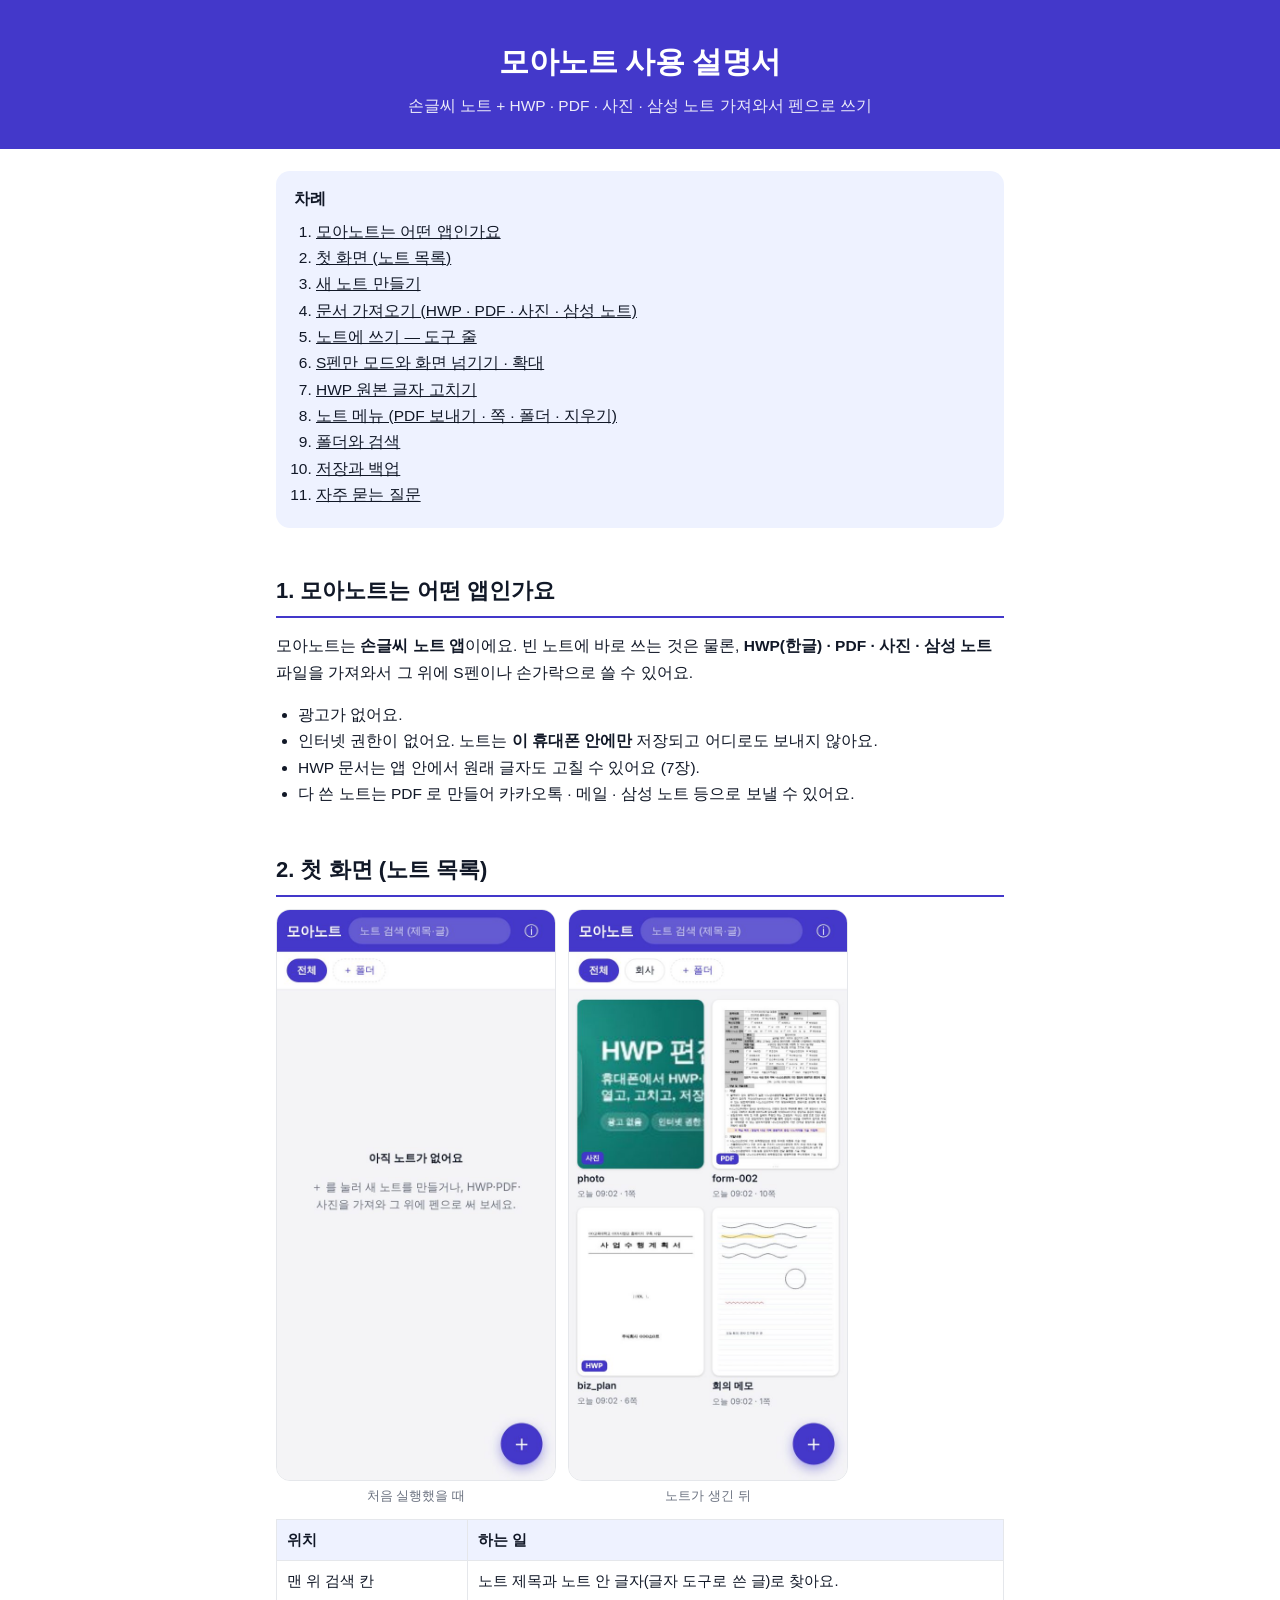
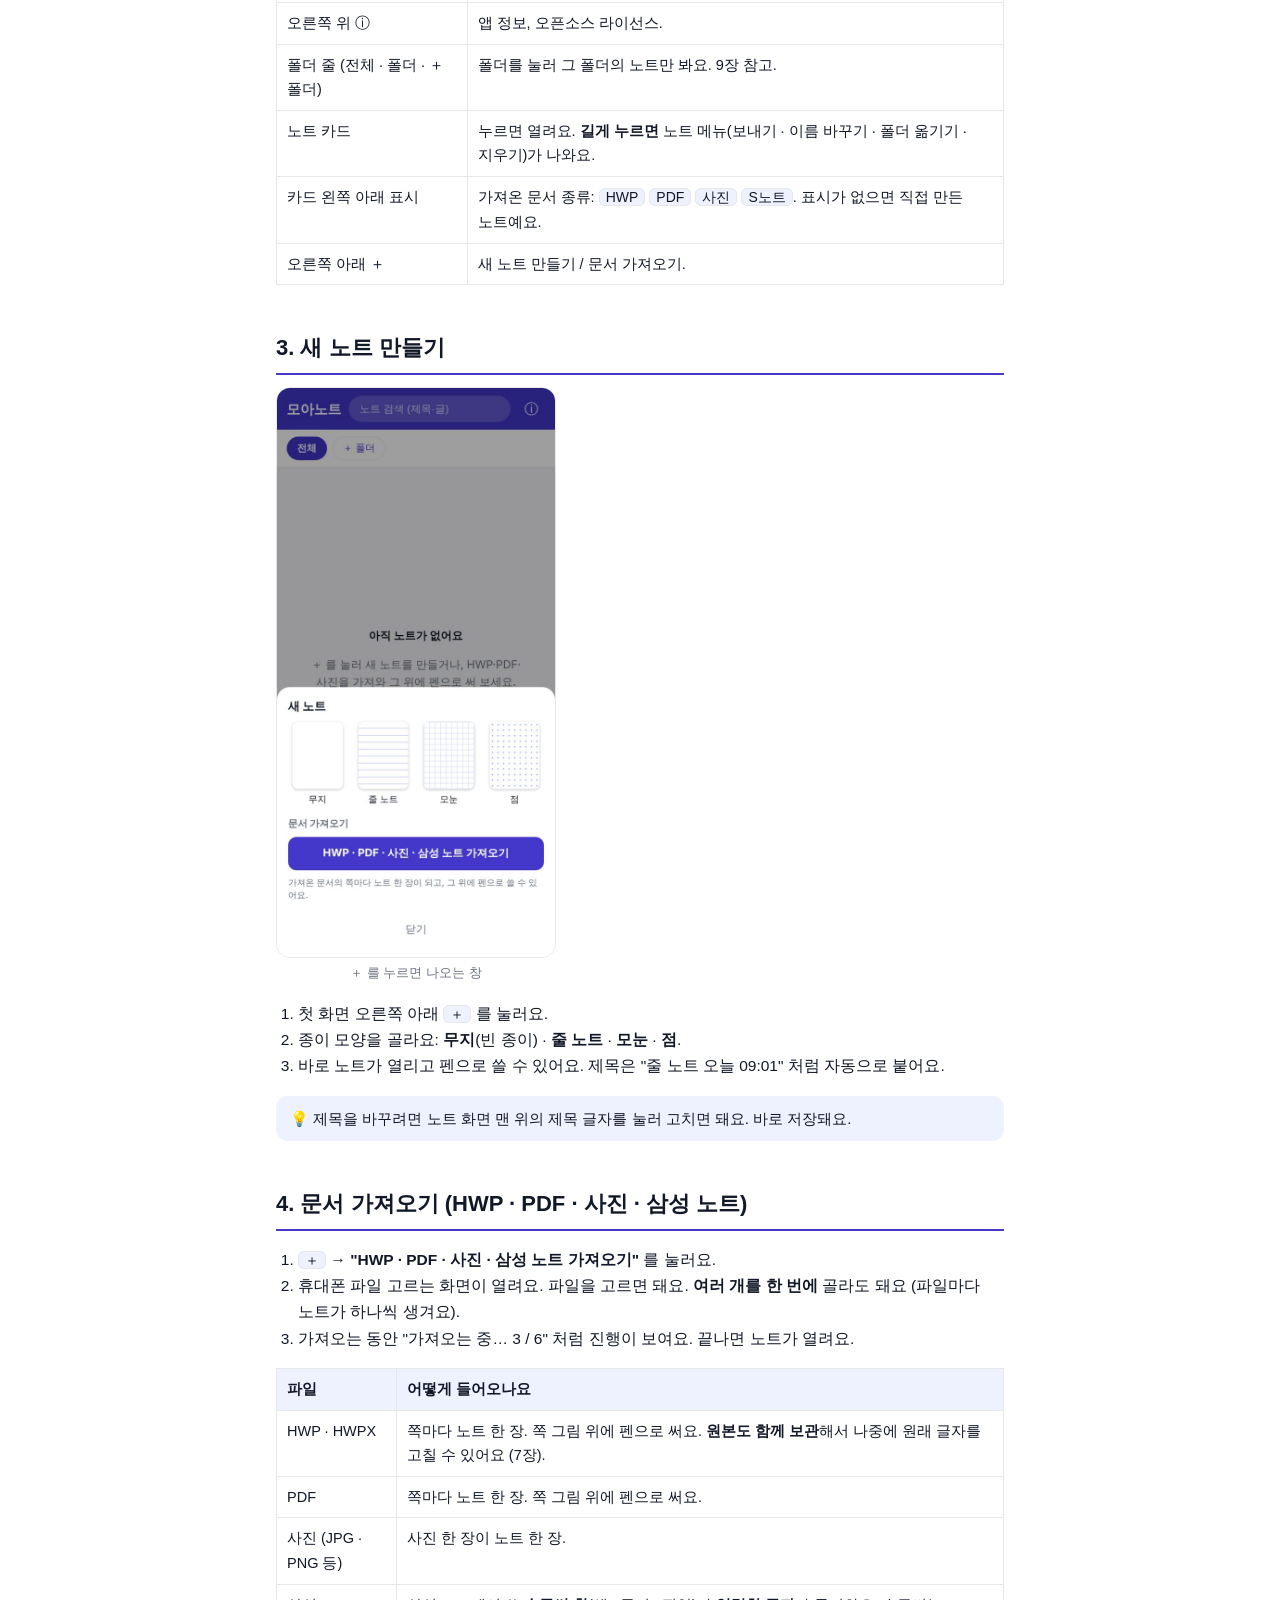
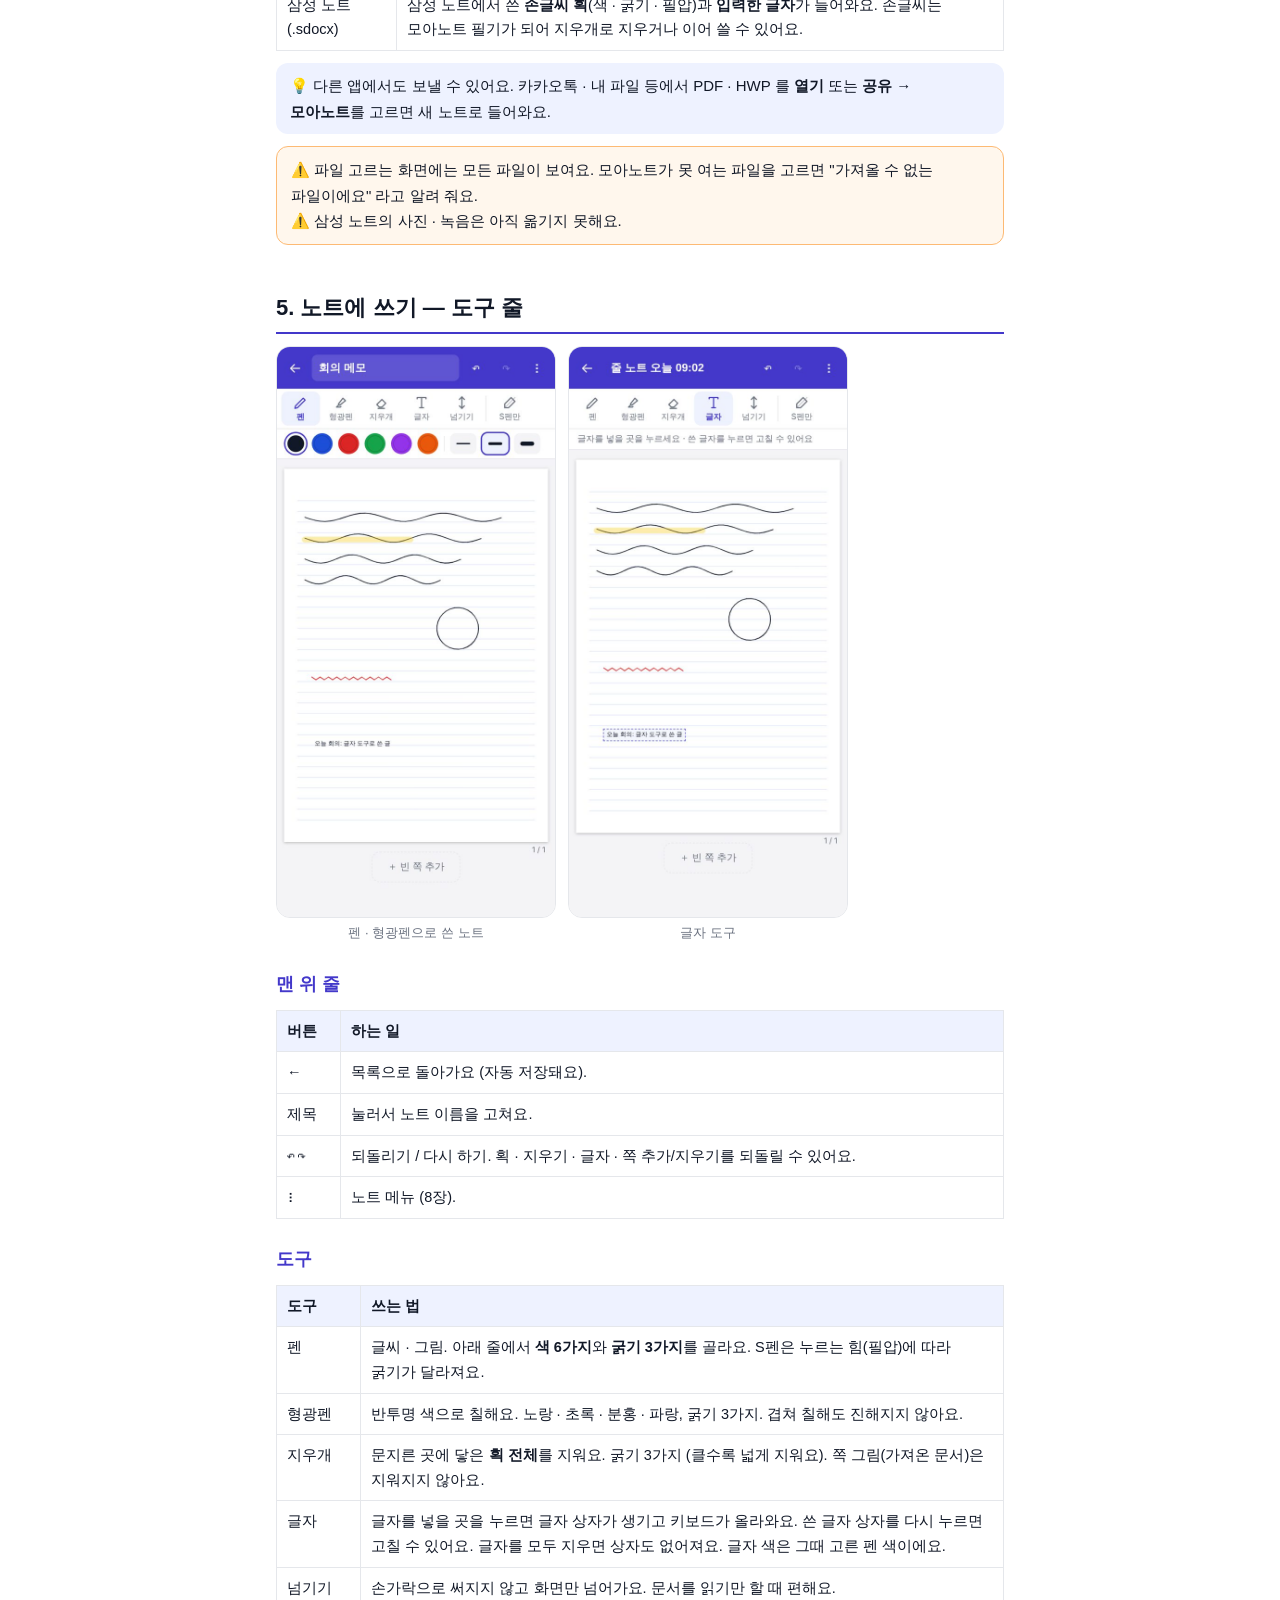
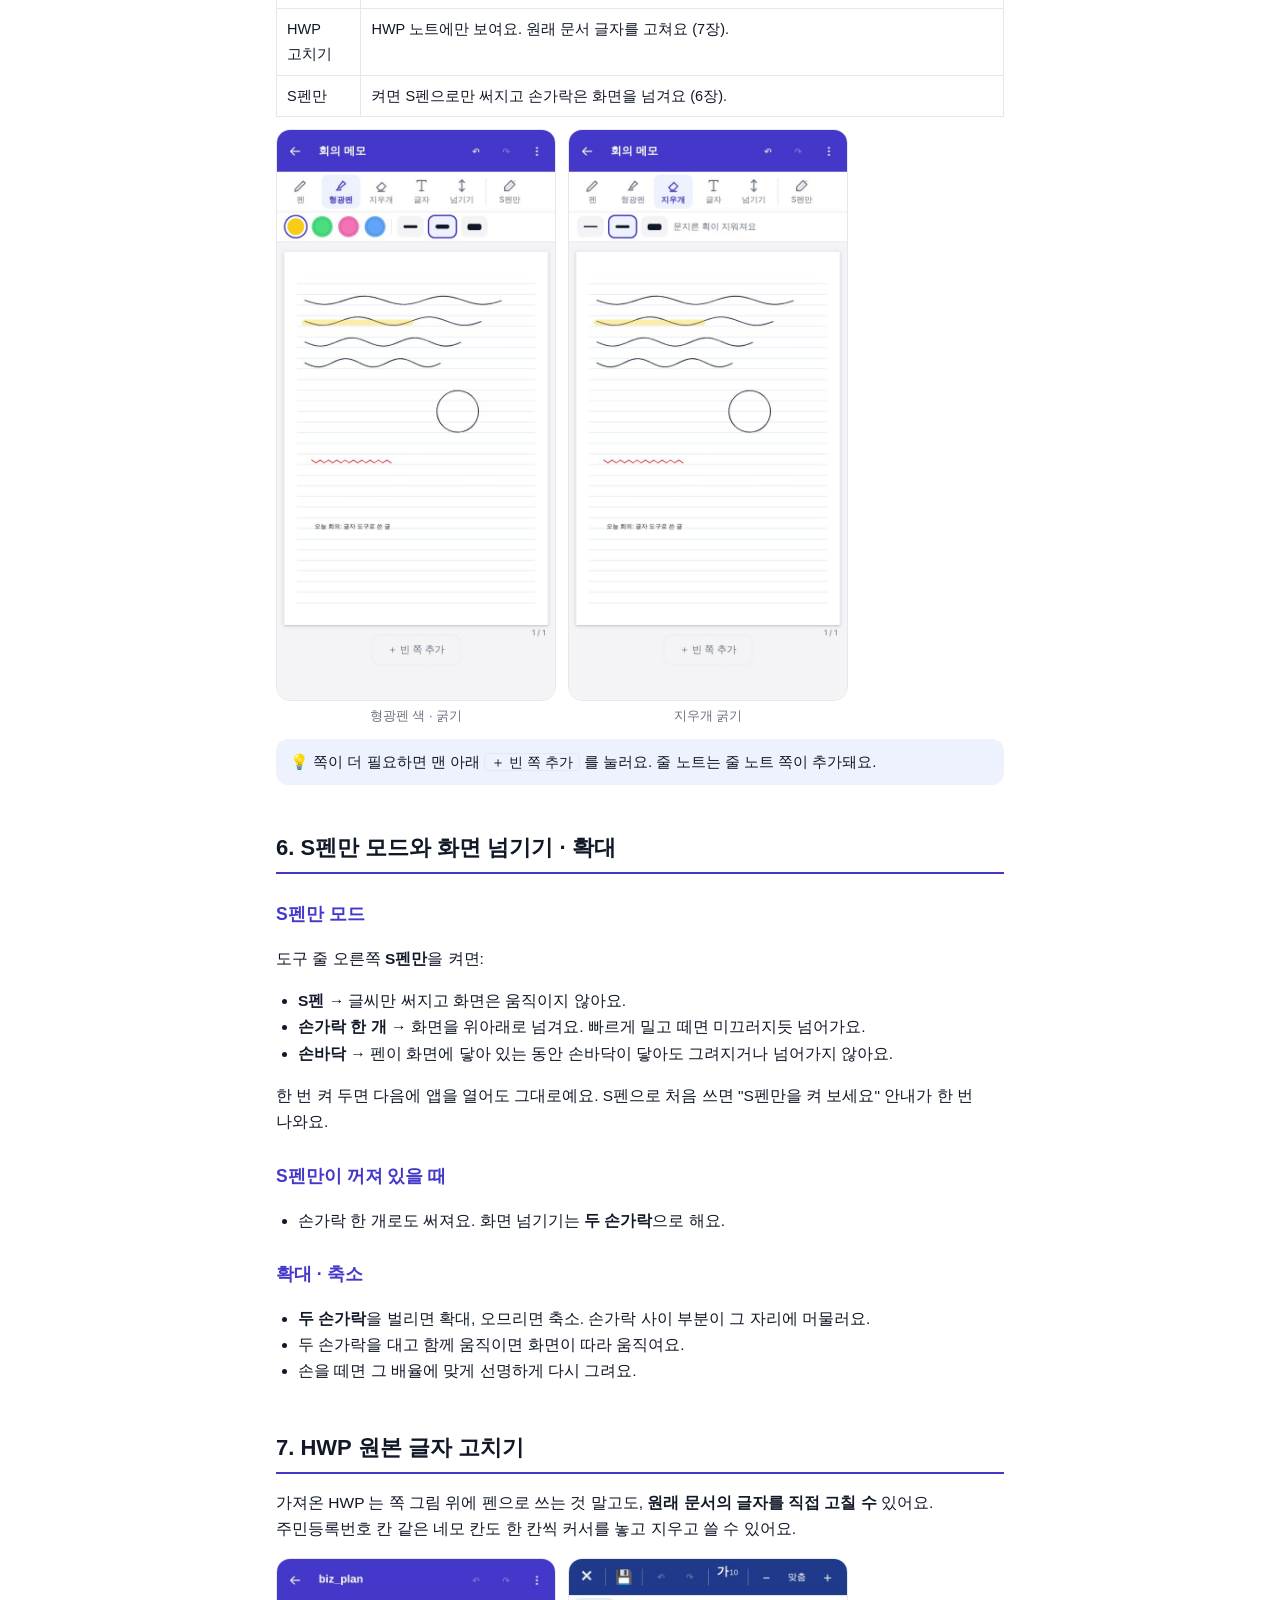
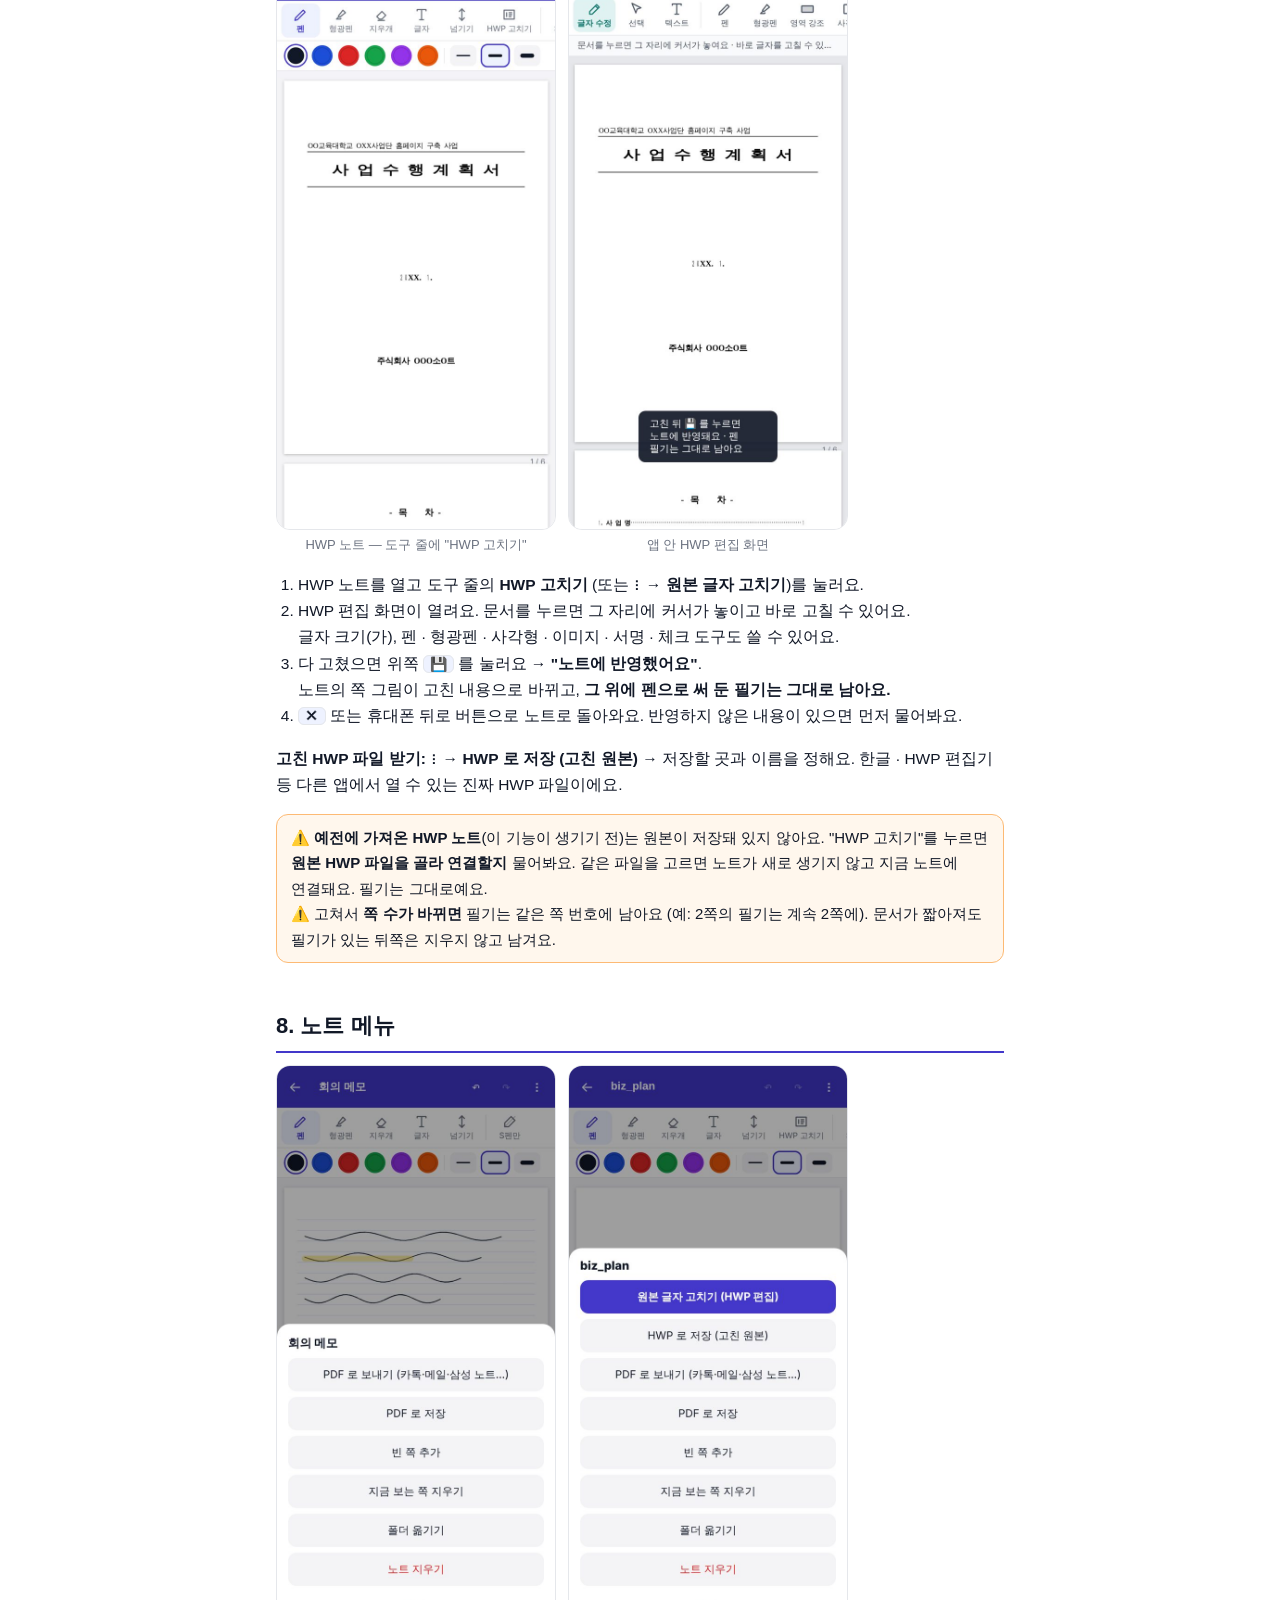
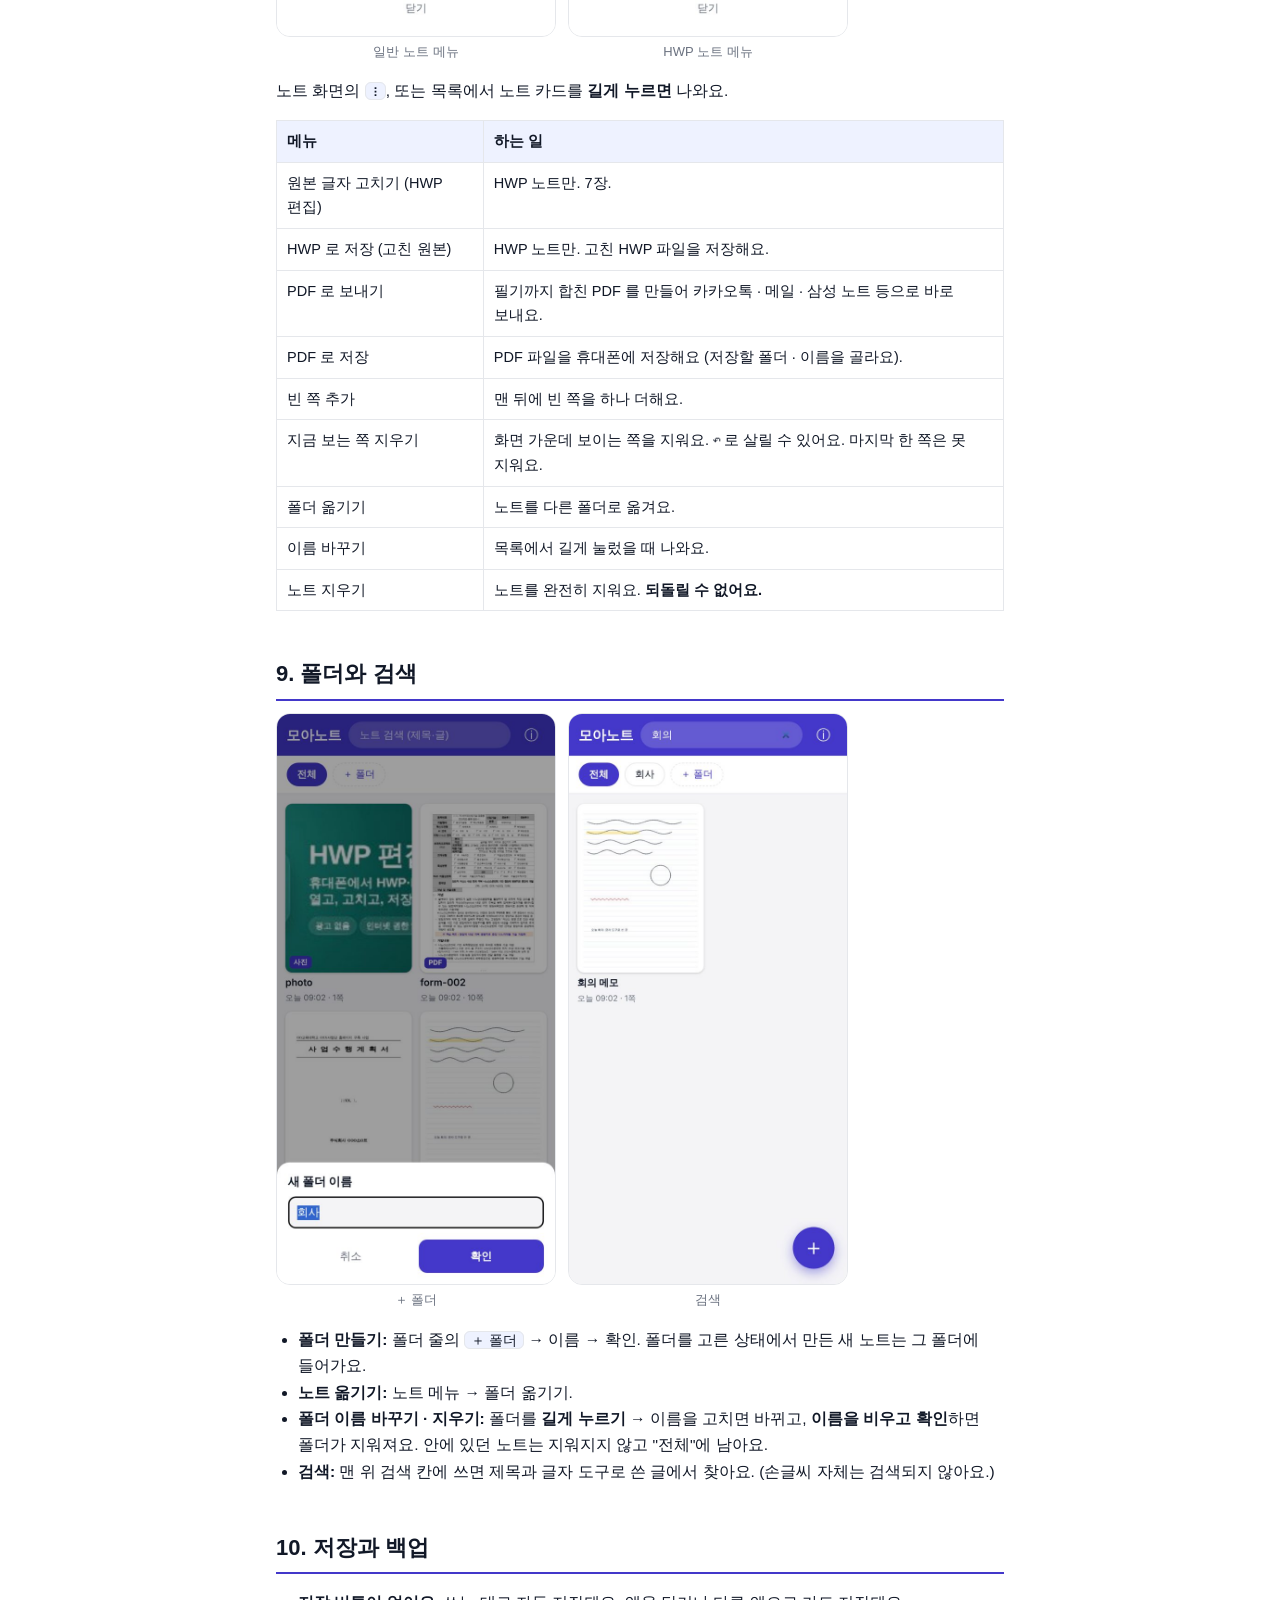
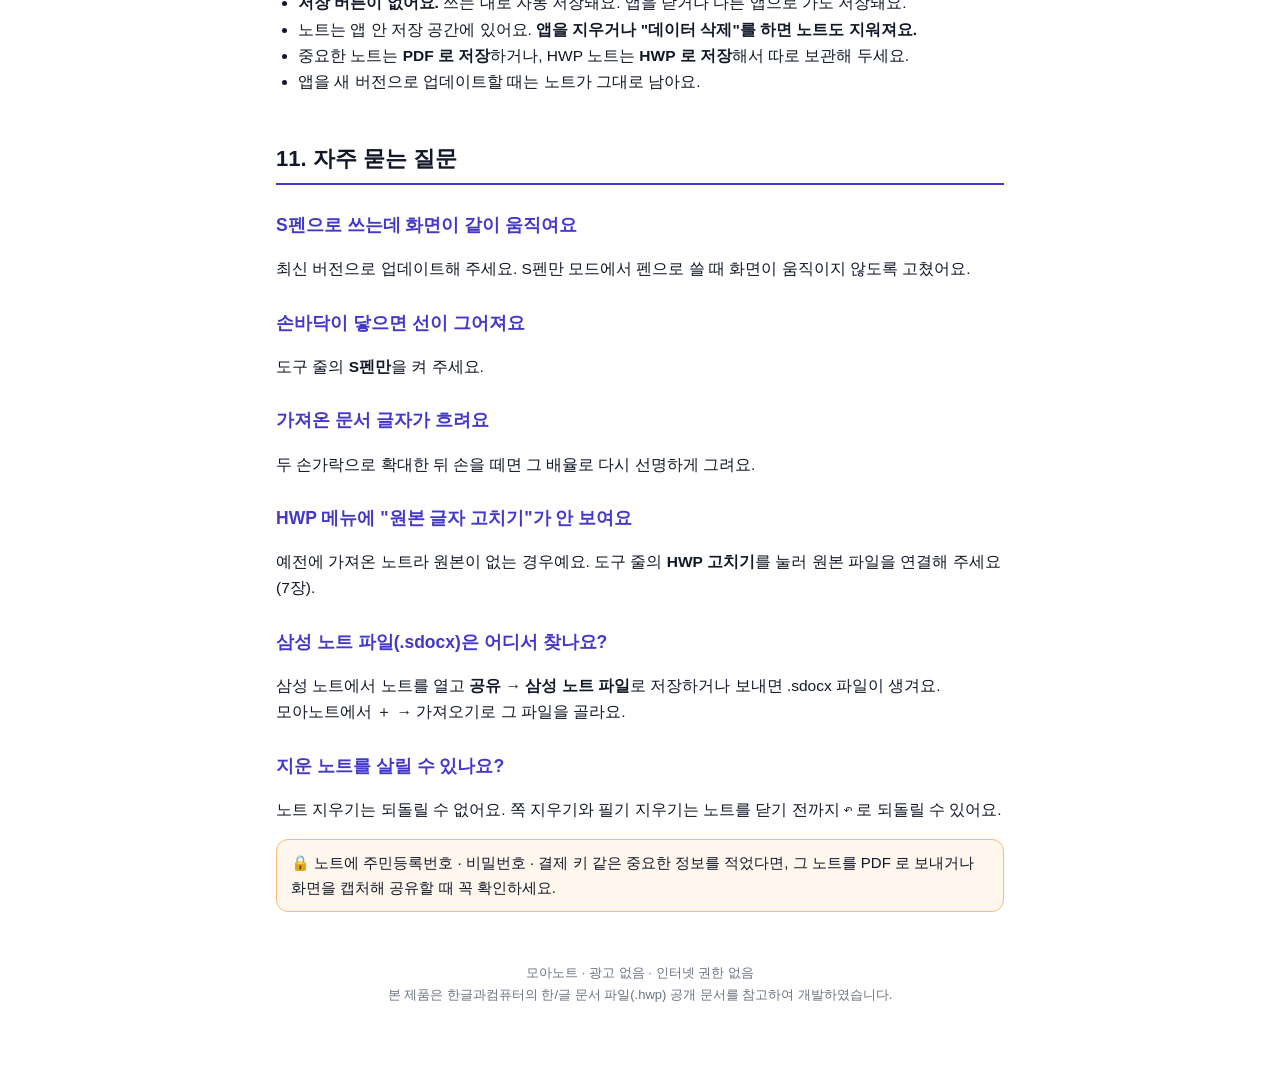
<file: docs/manual/index.html>
<!doctype html>
<html lang="ko">
<head>
<meta charset="utf-8">
<meta name="viewport" content="width=device-width, initial-scale=1">
<title>모아노트 사용 설명서</title>
<style>
  :root { --brand: #4338ca; --soft: #eef2ff; --fg: #111827; --muted: #6b7280; --line: #e5e7eb; --bg: #ffffff; --warn: #fff7ed; --warnline: #fdba74; }
  @media (prefers-color-scheme: dark) { :root:not([data-theme="light"]) { --soft: #262a4a; --fg: #e5e7eb; --muted: #9ca3af; --line: #2b2f3a; --bg: #0f1117; --warn: #2a1d10; --warnline: #9a5b1e; } }
  * { box-sizing: border-box; }
  body { margin: 0; background: var(--bg); color: var(--fg); font-family: "Noto Sans KR", -apple-system, "Apple SD Gothic Neo", sans-serif; line-height: 1.7; word-break: keep-all; }
  main { max-width: 760px; margin: 0 auto; padding: 0 16px 60px; }
  header.cover { background: var(--brand); color: #fff; padding: 36px 16px 30px; text-align: center; }
  header.cover h1 { margin: 0 0 6px; font-size: 30px; letter-spacing: -0.5px; }
  header.cover p { margin: 0; opacity: .9; }
  h2 { margin: 44px 0 10px; font-size: 22px; padding-bottom: 6px; border-bottom: 2px solid var(--brand); }
  h3 { margin: 26px 0 6px; font-size: 17.5px; color: var(--brand); }
  @media (prefers-color-scheme: dark) { :root:not([data-theme="light"]) h3 { color: #a5b4fc; } }
  p, li { font-size: 15.5px; }
  ol, ul { padding-left: 22px; }
  .toc { background: var(--soft); border-radius: 14px; padding: 14px 18px; margin-top: 22px; }
  .toc ol { margin: 6px 0; }
  .toc a { color: inherit; }
  .shots { display: flex; flex-wrap: wrap; gap: 12px; margin: 12px 0; }
  figure { margin: 0; flex: 1 1 200px; max-width: 280px; }
  figure img { width: 100%; border-radius: 14px; border: 1px solid var(--line); display: block; }
  figcaption { font-size: 13px; color: var(--muted); text-align: center; margin-top: 4px; }
  table { border-collapse: collapse; width: 100%; margin: 10px 0; font-size: 14.5px; }
  th, td { border: 1px solid var(--line); padding: 8px 10px; text-align: left; vertical-align: top; }
  th { background: var(--soft); white-space: nowrap; }
  .tip, .warn { border-radius: 12px; padding: 10px 14px; margin: 12px 0; font-size: 15px; }
  .tip { background: var(--soft); }
  .warn { background: var(--warn); border: 1px solid var(--warnline); }
  kbd { font-family: inherit; background: var(--soft); border: 1px solid var(--line); border-radius: 6px; padding: 0 6px; font-size: 14px; white-space: nowrap; }
  footer { margin-top: 50px; color: var(--muted); font-size: 13px; text-align: center; }
  @media print { h2 { break-after: avoid; } figure, .tip, .warn, table { break-inside: avoid; } header.cover { -webkit-print-color-adjust: exact; print-color-adjust: exact; } }
</style>
</head>
<body>
<header class="cover">
  <h1>모아노트 사용 설명서</h1>
  <p>손글씨 노트 + HWP · PDF · 사진 · 삼성 노트 가져와서 펜으로 쓰기</p>
</header>
<main>

<div class="toc">
  <strong>차례</strong>
  <ol>
    <li><a href="#about">모아노트는 어떤 앱인가요</a></li>
    <li><a href="#home">첫 화면 (노트 목록)</a></li>
    <li><a href="#new">새 노트 만들기</a></li>
    <li><a href="#import">문서 가져오기 (HWP · PDF · 사진 · 삼성 노트)</a></li>
    <li><a href="#write">노트에 쓰기 — 도구 줄</a></li>
    <li><a href="#spen">S펜만 모드와 화면 넘기기 · 확대</a></li>
    <li><a href="#hwp">HWP 원본 글자 고치기</a></li>
    <li><a href="#menu">노트 메뉴 (PDF 보내기 · 쪽 · 폴더 · 지우기)</a></li>
    <li><a href="#folder">폴더와 검색</a></li>
    <li><a href="#save">저장과 백업</a></li>
    <li><a href="#faq">자주 묻는 질문</a></li>
  </ol>
</div>

<h2 id="about">1. 모아노트는 어떤 앱인가요</h2>
<p>모아노트는 <strong>손글씨 노트 앱</strong>이에요. 빈 노트에 바로 쓰는 것은 물론, <strong>HWP(한글) · PDF · 사진 · 삼성 노트</strong> 파일을 가져와서 그 위에 S펜이나 손가락으로 쓸 수 있어요.</p>
<ul>
  <li>광고가 없어요.</li>
  <li>인터넷 권한이 없어요. 노트는 <strong>이 휴대폰 안에만</strong> 저장되고 어디로도 보내지 않아요.</li>
  <li>HWP 문서는 앱 안에서 원래 글자도 고칠 수 있어요 (7장).</li>
  <li>다 쓴 노트는 PDF 로 만들어 카카오톡 · 메일 · 삼성 노트 등으로 보낼 수 있어요.</li>
</ul>

<h2 id="home">2. 첫 화면 (노트 목록)</h2>
<div class="shots">
  <figure><img src="img/01-empty.jpg" alt="처음 실행한 빈 화면"><figcaption>처음 실행했을 때</figcaption></figure>
  <figure><img src="img/12-home.jpg" alt="노트가 있는 첫 화면"><figcaption>노트가 생긴 뒤</figcaption></figure>
</div>
<table>
  <tr><th>위치</th><th>하는 일</th></tr>
  <tr><td>맨 위 검색 칸</td><td>노트 제목과 노트 안 글자(글자 도구로 쓴 글)로 찾아요.</td></tr>
  <tr><td>오른쪽 위 ⓘ</td><td>앱 정보, 오픈소스 라이선스.</td></tr>
  <tr><td>폴더 줄 (전체 · 폴더 · ＋ 폴더)</td><td>폴더를 눌러 그 폴더의 노트만 봐요. 9장 참고.</td></tr>
  <tr><td>노트 카드</td><td>누르면 열려요. <strong>길게 누르면</strong> 노트 메뉴(보내기 · 이름 바꾸기 · 폴더 옮기기 · 지우기)가 나와요.</td></tr>
  <tr><td>카드 왼쪽 아래 표시</td><td>가져온 문서 종류: <kbd>HWP</kbd> <kbd>PDF</kbd> <kbd>사진</kbd> <kbd>S노트</kbd>. 표시가 없으면 직접 만든 노트예요.</td></tr>
  <tr><td>오른쪽 아래 ＋</td><td>새 노트 만들기 / 문서 가져오기.</td></tr>
</table>

<h2 id="new">3. 새 노트 만들기</h2>
<div class="shots">
  <figure><img src="img/02-new.jpg" alt="새 노트 창"><figcaption>＋ 를 누르면 나오는 창</figcaption></figure>
</div>
<ol>
  <li>첫 화면 오른쪽 아래 <kbd>＋</kbd> 를 눌러요.</li>
  <li>종이 모양을 골라요: <strong>무지</strong>(빈 종이) · <strong>줄 노트</strong> · <strong>모눈</strong> · <strong>점</strong>.</li>
  <li>바로 노트가 열리고 펜으로 쓸 수 있어요. 제목은 "줄 노트 오늘 09:01" 처럼 자동으로 붙어요.</li>
</ol>
<div class="tip">💡 제목을 바꾸려면 노트 화면 맨 위의 제목 글자를 눌러 고치면 돼요. 바로 저장돼요.</div>

<h2 id="import">4. 문서 가져오기 (HWP · PDF · 사진 · 삼성 노트)</h2>
<ol>
  <li><kbd>＋</kbd> → <strong>"HWP · PDF · 사진 · 삼성 노트 가져오기"</strong> 를 눌러요.</li>
  <li>휴대폰 파일 고르는 화면이 열려요. 파일을 고르면 돼요. <strong>여러 개를 한 번에</strong> 골라도 돼요 (파일마다 노트가 하나씩 생겨요).</li>
  <li>가져오는 동안 "가져오는 중… 3 / 6" 처럼 진행이 보여요. 끝나면 노트가 열려요.</li>
</ol>
<table>
  <tr><th>파일</th><th>어떻게 들어오나요</th></tr>
  <tr><td>HWP · HWPX</td><td>쪽마다 노트 한 장. 쪽 그림 위에 펜으로 써요. <strong>원본도 함께 보관</strong>해서 나중에 원래 글자를 고칠 수 있어요 (7장).</td></tr>
  <tr><td>PDF</td><td>쪽마다 노트 한 장. 쪽 그림 위에 펜으로 써요.</td></tr>
  <tr><td>사진 (JPG · PNG 등)</td><td>사진 한 장이 노트 한 장.</td></tr>
  <tr><td>삼성 노트 (.sdocx)</td><td>삼성 노트에서 쓴 <strong>손글씨 획</strong>(색 · 굵기 · 필압)과 <strong>입력한 글자</strong>가 들어와요. 손글씨는 모아노트 필기가 되어 지우개로 지우거나 이어 쓸 수 있어요.</td></tr>
</table>
<div class="tip">💡 다른 앱에서도 보낼 수 있어요. 카카오톡 · 내 파일 등에서 PDF · HWP 를 <strong>열기</strong> 또는 <strong>공유 → 모아노트</strong>를 고르면 새 노트로 들어와요.</div>
<div class="warn">⚠️ 파일 고르는 화면에는 모든 파일이 보여요. 모아노트가 못 여는 파일을 고르면 "가져올 수 없는 파일이에요" 라고 알려 줘요.<br>
⚠️ 삼성 노트의 사진 · 녹음은 아직 옮기지 못해요.</div>

<h2 id="write">5. 노트에 쓰기 — 도구 줄</h2>
<div class="shots">
  <figure><img src="img/03-editor.jpg" alt="노트 편집 화면"><figcaption>펜 · 형광펜으로 쓴 노트</figcaption></figure>
  <figure><img src="img/04-text.jpg" alt="글자 도구"><figcaption>글자 도구</figcaption></figure>
</div>
<h3>맨 위 줄</h3>
<table>
  <tr><th>버튼</th><th>하는 일</th></tr>
  <tr><td>←</td><td>목록으로 돌아가요 (자동 저장돼요).</td></tr>
  <tr><td>제목</td><td>눌러서 노트 이름을 고쳐요.</td></tr>
  <tr><td>↶ ↷</td><td>되돌리기 / 다시 하기. 획 · 지우기 · 글자 · 쪽 추가/지우기를 되돌릴 수 있어요.</td></tr>
  <tr><td>⋮</td><td>노트 메뉴 (8장).</td></tr>
</table>
<h3>도구</h3>
<table>
  <tr><th>도구</th><th>쓰는 법</th></tr>
  <tr><td>펜</td><td>글씨 · 그림. 아래 줄에서 <strong>색 6가지</strong>와 <strong>굵기 3가지</strong>를 골라요. S펜은 누르는 힘(필압)에 따라 굵기가 달라져요.</td></tr>
  <tr><td>형광펜</td><td>반투명 색으로 칠해요. 노랑 · 초록 · 분홍 · 파랑, 굵기 3가지. 겹쳐 칠해도 진해지지 않아요.</td></tr>
  <tr><td>지우개</td><td>문지른 곳에 닿은 <strong>획 전체</strong>를 지워요. 굵기 3가지 (클수록 넓게 지워요). 쪽 그림(가져온 문서)은 지워지지 않아요.</td></tr>
  <tr><td>글자</td><td>글자를 넣을 곳을 누르면 글자 상자가 생기고 키보드가 올라와요. 쓴 글자 상자를 다시 누르면 고칠 수 있어요. 글자를 모두 지우면 상자도 없어져요. 글자 색은 그때 고른 펜 색이에요.</td></tr>
  <tr><td>넘기기</td><td>손가락으로 써지지 않고 화면만 넘어가요. 문서를 읽기만 할 때 편해요.</td></tr>
  <tr><td>HWP 고치기</td><td>HWP 노트에만 보여요. 원래 문서 글자를 고쳐요 (7장).</td></tr>
  <tr><td>S펜만</td><td>켜면 S펜으로만 써지고 손가락은 화면을 넘겨요 (6장).</td></tr>
</table>
<div class="shots">
  <figure><img src="img/05-hl.jpg" alt="형광펜 색"><figcaption>형광펜 색 · 굵기</figcaption></figure>
  <figure><img src="img/06-eraser.jpg" alt="지우개 굵기"><figcaption>지우개 굵기</figcaption></figure>
</div>
<div class="tip">💡 쪽이 더 필요하면 맨 아래 <kbd>＋ 빈 쪽 추가</kbd> 를 눌러요. 줄 노트는 줄 노트 쪽이 추가돼요.</div>

<h2 id="spen">6. S펜만 모드와 화면 넘기기 · 확대</h2>
<h3>S펜만 모드</h3>
<p>도구 줄 오른쪽 <strong>S펜만</strong>을 켜면:</p>
<ul>
  <li><strong>S펜</strong> → 글씨만 써지고 화면은 움직이지 않아요.</li>
  <li><strong>손가락 한 개</strong> → 화면을 위아래로 넘겨요. 빠르게 밀고 떼면 미끄러지듯 넘어가요.</li>
  <li><strong>손바닥</strong> → 펜이 화면에 닿아 있는 동안 손바닥이 닿아도 그려지거나 넘어가지 않아요.</li>
</ul>
<p>한 번 켜 두면 다음에 앱을 열어도 그대로예요. S펜으로 처음 쓰면 "S펜만을 켜 보세요" 안내가 한 번 나와요.</p>
<h3>S펜만이 꺼져 있을 때</h3>
<ul>
  <li>손가락 한 개로도 써져요. 화면 넘기기는 <strong>두 손가락</strong>으로 해요.</li>
</ul>
<h3>확대 · 축소</h3>
<ul>
  <li><strong>두 손가락</strong>을 벌리면 확대, 오므리면 축소. 손가락 사이 부분이 그 자리에 머물러요.</li>
  <li>두 손가락을 대고 함께 움직이면 화면이 따라 움직여요.</li>
  <li>손을 떼면 그 배율에 맞게 선명하게 다시 그려요.</li>
</ul>

<h2 id="hwp">7. HWP 원본 글자 고치기</h2>
<p>가져온 HWP 는 쪽 그림 위에 펜으로 쓰는 것 말고도, <strong>원래 문서의 글자를 직접 고칠 수</strong> 있어요. 주민등록번호 칸 같은 네모 칸도 한 칸씩 커서를 놓고 지우고 쓸 수 있어요.</p>
<div class="shots">
  <figure><img src="img/08-hwp.jpg" alt="HWP 노트"><figcaption>HWP 노트 — 도구 줄에 "HWP 고치기"</figcaption></figure>
  <figure><img src="img/10-hwpedit.jpg" alt="HWP 편집 화면"><figcaption>앱 안 HWP 편집 화면</figcaption></figure>
</div>
<ol>
  <li>HWP 노트를 열고 도구 줄의 <strong>HWP 고치기</strong> (또는 ⋮ → <strong>원본 글자 고치기</strong>)를 눌러요.</li>
  <li>HWP 편집 화면이 열려요. 문서를 누르면 그 자리에 커서가 놓이고 바로 고칠 수 있어요.<br>
    글자 크기(가), 펜 · 형광펜 · 사각형 · 이미지 · 서명 · 체크 도구도 쓸 수 있어요.</li>
  <li>다 고쳤으면 위쪽 <kbd>💾</kbd> 를 눌러요 → <strong>"노트에 반영했어요"</strong>.<br>
    노트의 쪽 그림이 고친 내용으로 바뀌고, <strong>그 위에 펜으로 써 둔 필기는 그대로 남아요.</strong></li>
  <li><kbd>✕</kbd> 또는 휴대폰 뒤로 버튼으로 노트로 돌아와요. 반영하지 않은 내용이 있으면 먼저 물어봐요.</li>
</ol>
<p><strong>고친 HWP 파일 받기:</strong> ⋮ → <strong>HWP 로 저장 (고친 원본)</strong> → 저장할 곳과 이름을 정해요. 한글 · HWP 편집기 등 다른 앱에서 열 수 있는 진짜 HWP 파일이에요.</p>
<div class="warn">⚠️ <strong>예전에 가져온 HWP 노트</strong>(이 기능이 생기기 전)는 원본이 저장돼 있지 않아요. "HWP 고치기"를 누르면 <strong>원본 HWP 파일을 골라 연결할지</strong> 물어봐요. 같은 파일을 고르면 노트가 새로 생기지 않고 지금 노트에 연결돼요. 필기는 그대로예요.<br>
⚠️ 고쳐서 <strong>쪽 수가 바뀌면</strong> 필기는 같은 쪽 번호에 남아요 (예: 2쪽의 필기는 계속 2쪽에). 문서가 짧아져도 필기가 있는 뒤쪽은 지우지 않고 남겨요.</div>

<h2 id="menu">8. 노트 메뉴</h2>
<div class="shots">
  <figure><img src="img/07-menu.jpg" alt="노트 메뉴"><figcaption>일반 노트 메뉴</figcaption></figure>
  <figure><img src="img/09-hwpmenu.jpg" alt="HWP 노트 메뉴"><figcaption>HWP 노트 메뉴</figcaption></figure>
</div>
<p>노트 화면의 <kbd>⋮</kbd>, 또는 목록에서 노트 카드를 <strong>길게 누르면</strong> 나와요.</p>
<table>
  <tr><th>메뉴</th><th>하는 일</th></tr>
  <tr><td>원본 글자 고치기 (HWP 편집)</td><td>HWP 노트만. 7장.</td></tr>
  <tr><td>HWP 로 저장 (고친 원본)</td><td>HWP 노트만. 고친 HWP 파일을 저장해요.</td></tr>
  <tr><td>PDF 로 보내기</td><td>필기까지 합친 PDF 를 만들어 카카오톡 · 메일 · 삼성 노트 등으로 바로 보내요.</td></tr>
  <tr><td>PDF 로 저장</td><td>PDF 파일을 휴대폰에 저장해요 (저장할 폴더 · 이름을 골라요).</td></tr>
  <tr><td>빈 쪽 추가</td><td>맨 뒤에 빈 쪽을 하나 더해요.</td></tr>
  <tr><td>지금 보는 쪽 지우기</td><td>화면 가운데 보이는 쪽을 지워요. ↶ 로 살릴 수 있어요. 마지막 한 쪽은 못 지워요.</td></tr>
  <tr><td>폴더 옮기기</td><td>노트를 다른 폴더로 옮겨요.</td></tr>
  <tr><td>이름 바꾸기</td><td>목록에서 길게 눌렀을 때 나와요.</td></tr>
  <tr><td>노트 지우기</td><td>노트를 완전히 지워요. <strong>되돌릴 수 없어요.</strong></td></tr>
</table>

<h2 id="folder">9. 폴더와 검색</h2>
<div class="shots">
  <figure><img src="img/11-folder.jpg" alt="새 폴더"><figcaption>＋ 폴더</figcaption></figure>
  <figure><img src="img/13-search.jpg" alt="검색"><figcaption>검색</figcaption></figure>
</div>
<ul>
  <li><strong>폴더 만들기:</strong> 폴더 줄의 <kbd>＋ 폴더</kbd> → 이름 → 확인. 폴더를 고른 상태에서 만든 새 노트는 그 폴더에 들어가요.</li>
  <li><strong>노트 옮기기:</strong> 노트 메뉴 → 폴더 옮기기.</li>
  <li><strong>폴더 이름 바꾸기 · 지우기:</strong> 폴더를 <strong>길게 누르기</strong> → 이름을 고치면 바뀌고, <strong>이름을 비우고 확인</strong>하면 폴더가 지워져요. 안에 있던 노트는 지워지지 않고 "전체"에 남아요.</li>
  <li><strong>검색:</strong> 맨 위 검색 칸에 쓰면 제목과 글자 도구로 쓴 글에서 찾아요. (손글씨 자체는 검색되지 않아요.)</li>
</ul>

<h2 id="save">10. 저장과 백업</h2>
<ul>
  <li><strong>저장 버튼이 없어요.</strong> 쓰는 대로 자동 저장돼요. 앱을 닫거나 다른 앱으로 가도 저장돼요.</li>
  <li>노트는 앱 안 저장 공간에 있어요. <strong>앱을 지우거나 "데이터 삭제"를 하면 노트도 지워져요.</strong></li>
  <li>중요한 노트는 <strong>PDF 로 저장</strong>하거나, HWP 노트는 <strong>HWP 로 저장</strong>해서 따로 보관해 두세요.</li>
  <li>앱을 새 버전으로 업데이트할 때는 노트가 그대로 남아요.</li>
</ul>

<h2 id="faq">11. 자주 묻는 질문</h2>
<h3>S펜으로 쓰는데 화면이 같이 움직여요</h3>
<p>최신 버전으로 업데이트해 주세요. S펜만 모드에서 펜으로 쓸 때 화면이 움직이지 않도록 고쳤어요.</p>
<h3>손바닥이 닿으면 선이 그어져요</h3>
<p>도구 줄의 <strong>S펜만</strong>을 켜 주세요.</p>
<h3>가져온 문서 글자가 흐려요</h3>
<p>두 손가락으로 확대한 뒤 손을 떼면 그 배율로 다시 선명하게 그려요.</p>
<h3>HWP 메뉴에 "원본 글자 고치기"가 안 보여요</h3>
<p>예전에 가져온 노트라 원본이 없는 경우예요. 도구 줄의 <strong>HWP 고치기</strong>를 눌러 원본 파일을 연결해 주세요 (7장).</p>
<h3>삼성 노트 파일(.sdocx)은 어디서 찾나요?</h3>
<p>삼성 노트에서 노트를 열고 <strong>공유 → 삼성 노트 파일</strong>로 저장하거나 보내면 .sdocx 파일이 생겨요. 모아노트에서 ＋ → 가져오기로 그 파일을 골라요.</p>
<h3>지운 노트를 살릴 수 있나요?</h3>
<p>노트 지우기는 되돌릴 수 없어요. 쪽 지우기와 필기 지우기는 노트를 닫기 전까지 ↶ 로 되돌릴 수 있어요.</p>

<div class="warn">🔒 노트에 주민등록번호 · 비밀번호 · 결제 키 같은 중요한 정보를 적었다면, 그 노트를 PDF 로 보내거나 화면을 캡처해 공유할 때 꼭 확인하세요.</div>

<footer>
  모아노트 · 광고 없음 · 인터넷 권한 없음<br>
  본 제품은 한글과컴퓨터의 한/글 문서 파일(.hwp) 공개 문서를 참고하여 개발하였습니다.
</footer>
</main>
</body>
</html>
</file>
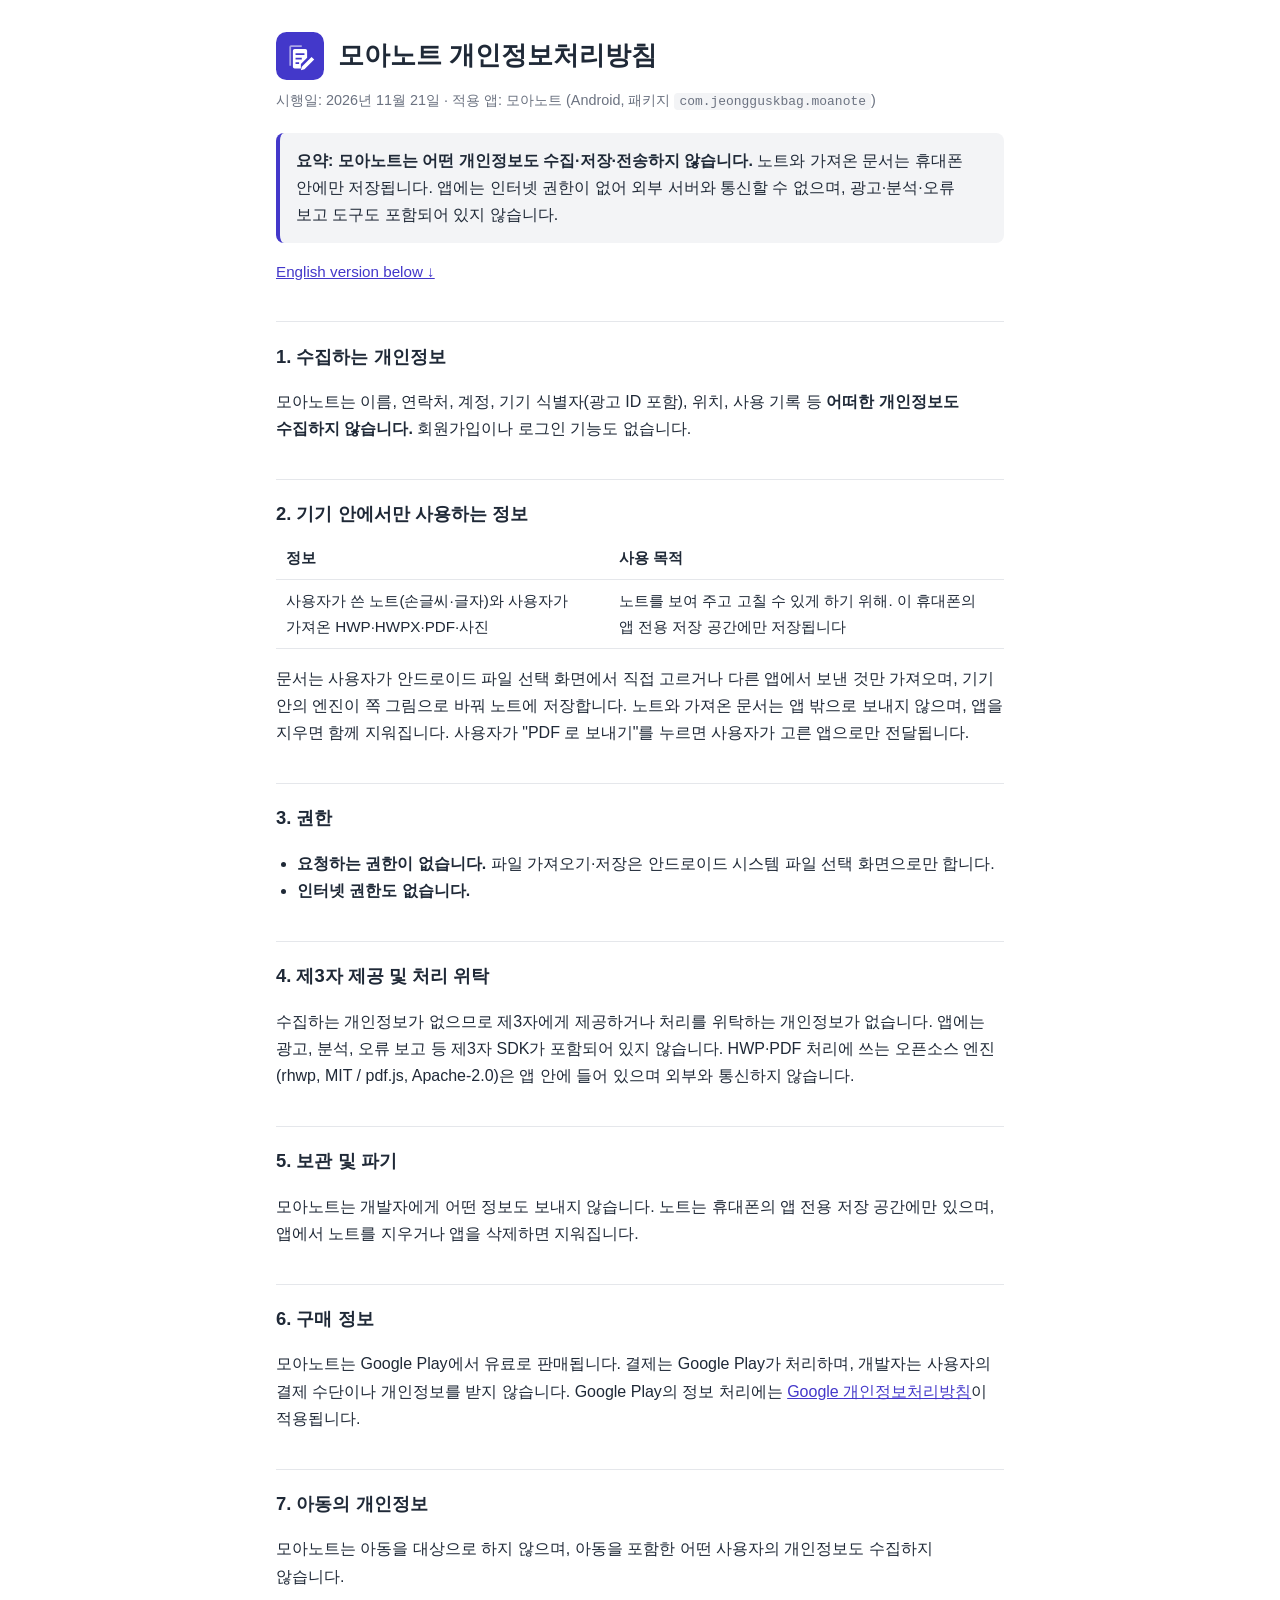
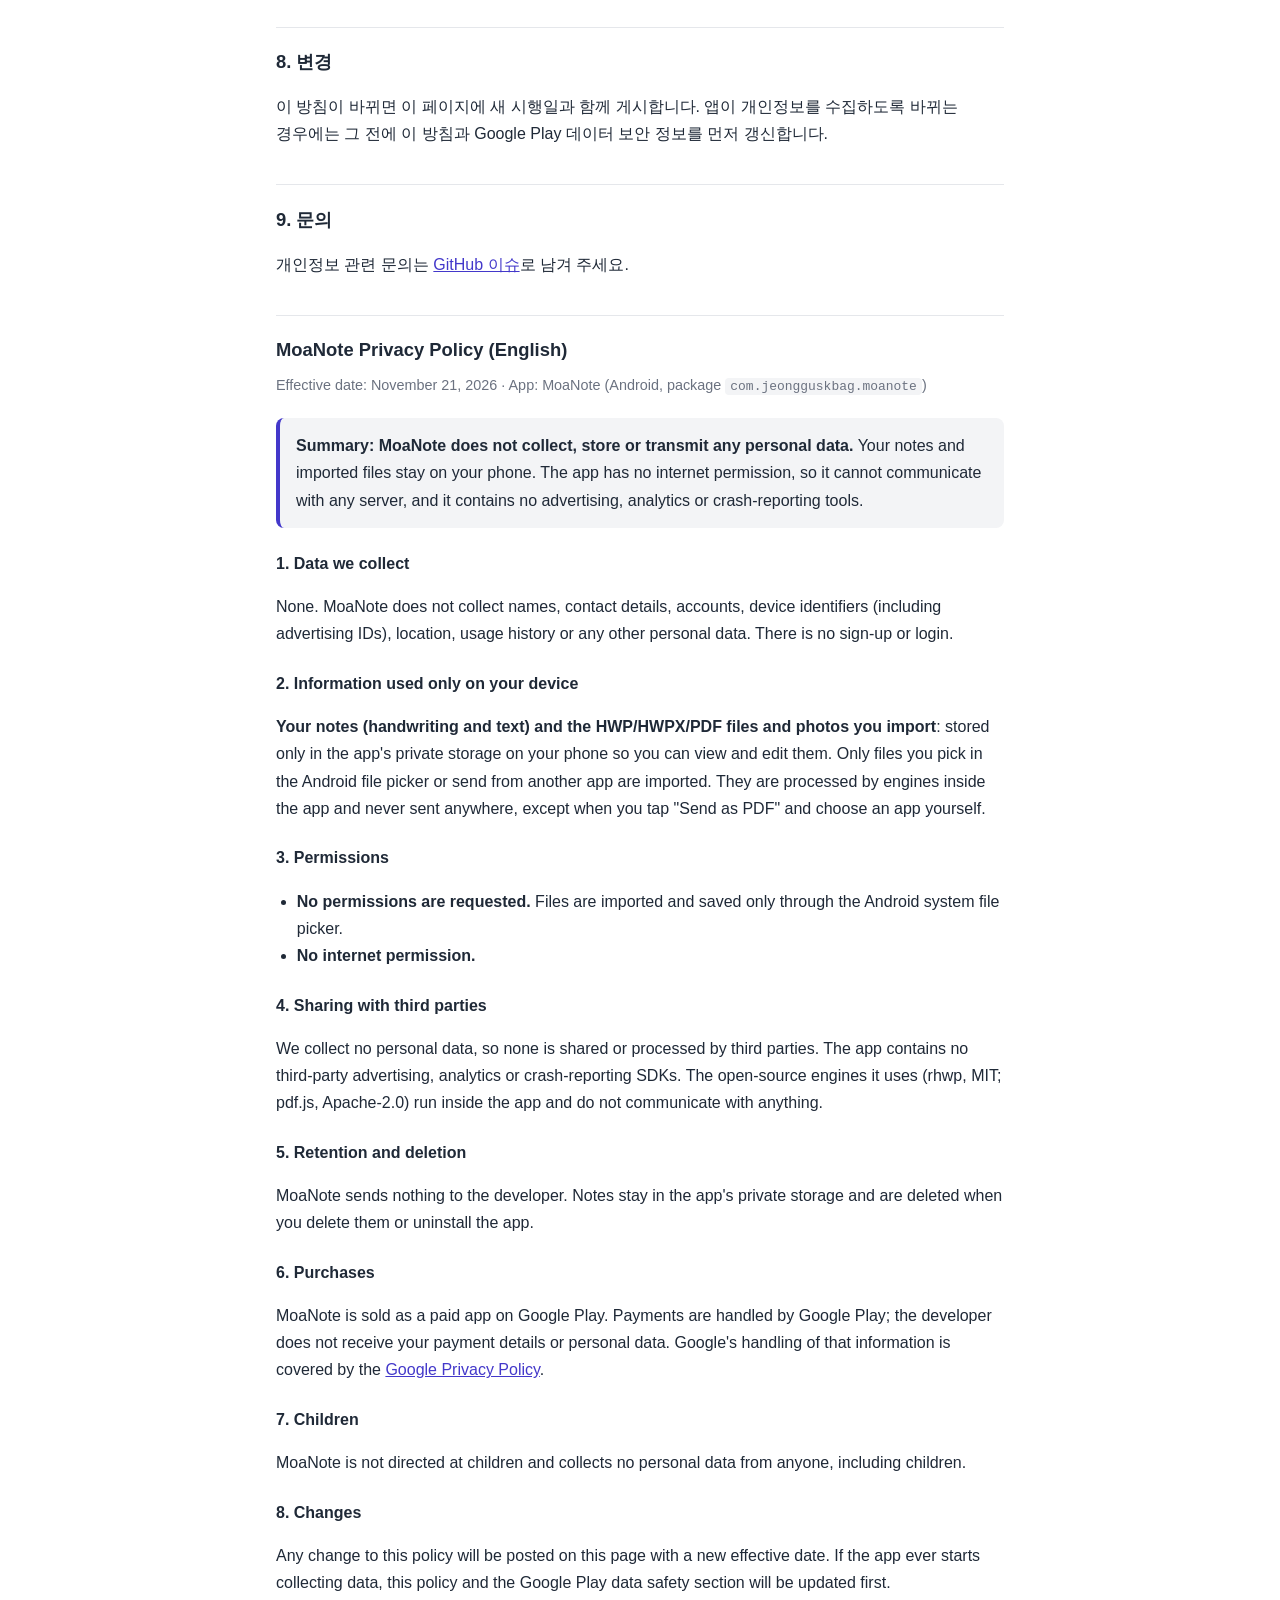
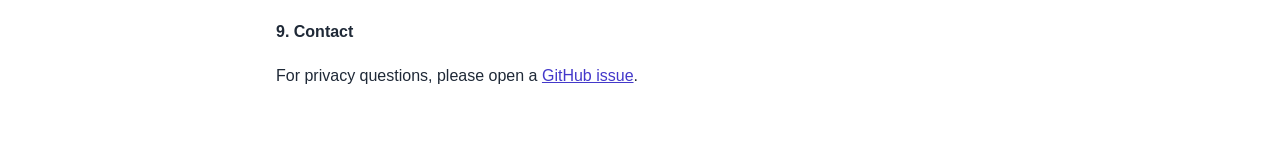
<file: docs/privacy/index.html>
<!doctype html>
<html lang="ko">
<head>
<meta charset="utf-8">
<meta name="viewport" content="width=device-width, initial-scale=1">
<title>모아노트 개인정보처리방침 · Privacy Policy</title>
<meta name="description" content="모아노트는 어떤 개인정보도 수집하지 않습니다. MoaNote collects no personal data.">
<style>
  :root { --bg: #ffffff; --fg: #1f2937; --muted: #6b7280; --accent: #4338CA; --card: #f3f4f6; --border: #e5e7eb; }
  @media (prefers-color-scheme: dark) {
    :root { --bg: #111827; --fg: #e5e7eb; --muted: #9ca3af; --accent: #a5b4fc; --card: #1f2937; --border: #374151; }
  }
  * { box-sizing: border-box; }
  body { margin: 0; word-break: keep-all; overflow-wrap: anywhere; background: var(--bg); color: var(--fg); font: 16px/1.7 -apple-system, BlinkMacSystemFont, "Segoe UI", "Apple SD Gothic Neo", "Noto Sans KR", sans-serif; }
  main { max-width: 760px; margin: 0 auto; padding: 32px 16px 64px; }
  header { display: flex; align-items: center; gap: 14px; margin-bottom: 8px; }
  header svg { flex: none; border-radius: 22%; }
  h1 { font-size: 1.6rem; margin: 0; line-height: 1.3; }
  h2 { font-size: 1.15rem; margin: 2em 0 .4em; padding-top: 1em; border-top: 1px solid var(--border); }
  h3 { font-size: 1rem; margin: 1.4em 0 .3em; }
  .meta { color: var(--muted); font-size: .9rem; margin: 0 0 20px; }
  .summary { background: var(--card); border-left: 4px solid var(--accent); padding: 14px 16px; border-radius: 8px; }
  .summary p { margin: 0; }
  nav { margin: 16px 0 0; font-size: .95rem; }
  a { color: var(--accent); }
  ul { padding-left: 1.3em; }
  table { width: 100%; border-collapse: collapse; font-size: .95rem; }
  th, td { text-align: left; padding: 8px 10px; border-bottom: 1px solid var(--border); vertical-align: top; }
  code { background: var(--card); padding: 1px 5px; border-radius: 4px; font-size: .9em; word-break: break-all; }
</style>
</head>
<body>
<main>
  <header>
    <svg width="48" height="48" viewBox="0 0 108 108" aria-hidden="true">
      <rect width="108" height="108" fill="#4338CA"/>
      <path fill="#fff" fill-opacity=".55" d="M30,34 A4,4 0 0 1 34,30 H58 V34 H34 V76 H30 Z"/><path fill="#fff" fill-rule="evenodd" d="M42,38 H66 A4,4 0 0 1 70,42 V58 L56,72 V82 H42 A4,4 0 0 1 38,78 V42 A4,4 0 0 1 42,38 Z M44,48 H64 V52 H44 Z M44,58 H58 V62 H44 Z M44,68 H52 V72 H44 Z M80,56 L86,62 L64,84 L56,86 L58,78 Z"/>
    </svg>
    <h1>모아노트 개인정보처리방침</h1>
  </header>
  <p class="meta">시행일: 2026년 11월 21일 · 적용 앱: 모아노트 (Android, 패키지 <code>com.jeongguskbag.moanote</code>)</p>

  <div class="summary">
    <p><strong>요약: 모아노트는 어떤 개인정보도 수집·저장·전송하지 않습니다.</strong>
    노트와 가져온 문서는 휴대폰 안에만 저장됩니다. 앱에는 인터넷 권한이 없어 외부 서버와 통신할 수 없으며, 광고·분석·오류 보고 도구도 포함되어 있지 않습니다.</p>
  </div>
  <nav><a href="#en">English version below ↓</a></nav>

  <h2>1. 수집하는 개인정보</h2>
  <p>모아노트는 이름, 연락처, 계정, 기기 식별자(광고 ID 포함), 위치, 사용 기록 등 <strong>어떠한 개인정보도 수집하지 않습니다.</strong>
  회원가입이나 로그인 기능도 없습니다.</p>

  <h2>2. 기기 안에서만 사용하는 정보</h2>
  <table>
    <tr><th>정보</th><th>사용 목적</th></tr>
    <tr><td>사용자가 쓴 노트(손글씨·글자)와 사용자가 가져온 HWP·HWPX·PDF·사진</td><td>노트를 보여 주고 고칠 수 있게 하기 위해. 이 휴대폰의 앱 전용 저장 공간에만 저장됩니다</td></tr>
  </table>
  <p>문서는 사용자가 안드로이드 파일 선택 화면에서 직접 고르거나 다른 앱에서 보낸 것만 가져오며, 기기 안의 엔진이 쪽 그림으로 바꿔 노트에 저장합니다.
  노트와 가져온 문서는 앱 밖으로 보내지 않으며, 앱을 지우면 함께 지워집니다. 사용자가 "PDF 로 보내기"를 누르면 사용자가 고른 앱으로만 전달됩니다.</p>

  <h2>3. 권한</h2>
  <ul>
    <li><strong>요청하는 권한이 없습니다.</strong> 파일 가져오기·저장은 안드로이드 시스템 파일 선택 화면으로만 합니다.</li>
    <li><strong>인터넷 권한도 없습니다.</strong></li>
  </ul>

  <h2>4. 제3자 제공 및 처리 위탁</h2>
  <p>수집하는 개인정보가 없으므로 제3자에게 제공하거나 처리를 위탁하는 개인정보가 없습니다.
  앱에는 광고, 분석, 오류 보고 등 제3자 SDK가 포함되어 있지 않습니다.
  HWP·PDF 처리에 쓰는 오픈소스 엔진(rhwp, MIT / pdf.js, Apache-2.0)은 앱 안에 들어 있으며 외부와 통신하지 않습니다.</p>

  <h2>5. 보관 및 파기</h2>
  <p>모아노트는 개발자에게 어떤 정보도 보내지 않습니다. 노트는 휴대폰의 앱 전용 저장 공간에만 있으며, 앱에서 노트를 지우거나 앱을 삭제하면 지워집니다.</p>

  <h2>6. 구매 정보</h2>
  <p>모아노트는 Google Play에서 유료로 판매됩니다. 결제는 Google Play가 처리하며, 개발자는 사용자의 결제 수단이나 개인정보를 받지 않습니다.
  Google Play의 정보 처리에는 <a href="https://policies.google.com/privacy" rel="noopener">Google 개인정보처리방침</a>이 적용됩니다.</p>

  <h2>7. 아동의 개인정보</h2>
  <p>모아노트는 아동을 대상으로 하지 않으며, 아동을 포함한 어떤 사용자의 개인정보도 수집하지 않습니다.</p>

  <h2>8. 변경</h2>
  <p>이 방침이 바뀌면 이 페이지에 새 시행일과 함께 게시합니다. 앱이 개인정보를 수집하도록 바뀌는 경우에는 그 전에 이 방침과 Google Play 데이터 보안 정보를 먼저 갱신합니다.</p>

  <h2>9. 문의</h2>
  <p>개인정보 관련 문의는 <a href="https://github.com/jeongguskbag-prog/moa-note/issues">GitHub 이슈</a>로 남겨 주세요.</p>

  <h2 id="en">MoaNote Privacy Policy (English)</h2>
  <p class="meta">Effective date: November 21, 2026 · App: MoaNote (Android, package <code>com.jeongguskbag.moanote</code>)</p>
  <div class="summary">
    <p><strong>Summary: MoaNote does not collect, store or transmit any personal data.</strong>
    Your notes and imported files stay on your phone. The app has no internet permission, so it cannot communicate with any server, and it contains no advertising, analytics or crash-reporting tools.</p>
  </div>

  <h3>1. Data we collect</h3>
  <p>None. MoaNote does not collect names, contact details, accounts, device identifiers (including advertising IDs), location, usage history or any other personal data. There is no sign-up or login.</p>

  <h3>2. Information used only on your device</h3>
  <p><strong>Your notes (handwriting and text) and the HWP/HWPX/PDF files and photos you import</strong>: stored only in the app's private storage on your phone so you can view and edit them.
  Only files you pick in the Android file picker or send from another app are imported. They are processed by engines inside the app and never sent anywhere, except when you tap "Send as PDF" and choose an app yourself.</p>

  <h3>3. Permissions</h3>
  <ul>
    <li><strong>No permissions are requested.</strong> Files are imported and saved only through the Android system file picker.</li>
    <li><strong>No internet permission.</strong></li>
  </ul>

  <h3>4. Sharing with third parties</h3>
  <p>We collect no personal data, so none is shared or processed by third parties. The app contains no third-party advertising, analytics or crash-reporting SDKs.
  The open-source engines it uses (rhwp, MIT; pdf.js, Apache-2.0) run inside the app and do not communicate with anything.</p>

  <h3>5. Retention and deletion</h3>
  <p>MoaNote sends nothing to the developer. Notes stay in the app's private storage and are deleted when you delete them or uninstall the app.</p>

  <h3>6. Purchases</h3>
  <p>MoaNote is sold as a paid app on Google Play. Payments are handled by Google Play; the developer does not receive your payment details or personal data.
  Google's handling of that information is covered by the <a href="https://policies.google.com/privacy" rel="noopener">Google Privacy Policy</a>.</p>

  <h3>7. Children</h3>
  <p>MoaNote is not directed at children and collects no personal data from anyone, including children.</p>

  <h3>8. Changes</h3>
  <p>Any change to this policy will be posted on this page with a new effective date. If the app ever starts collecting data, this policy and the Google Play data safety section will be updated first.</p>

  <h3>9. Contact</h3>
  <p>For privacy questions, please open a <a href="https://github.com/jeongguskbag-prog/moa-note/issues">GitHub issue</a>.</p>
</main>
</body>
</html>
</file>
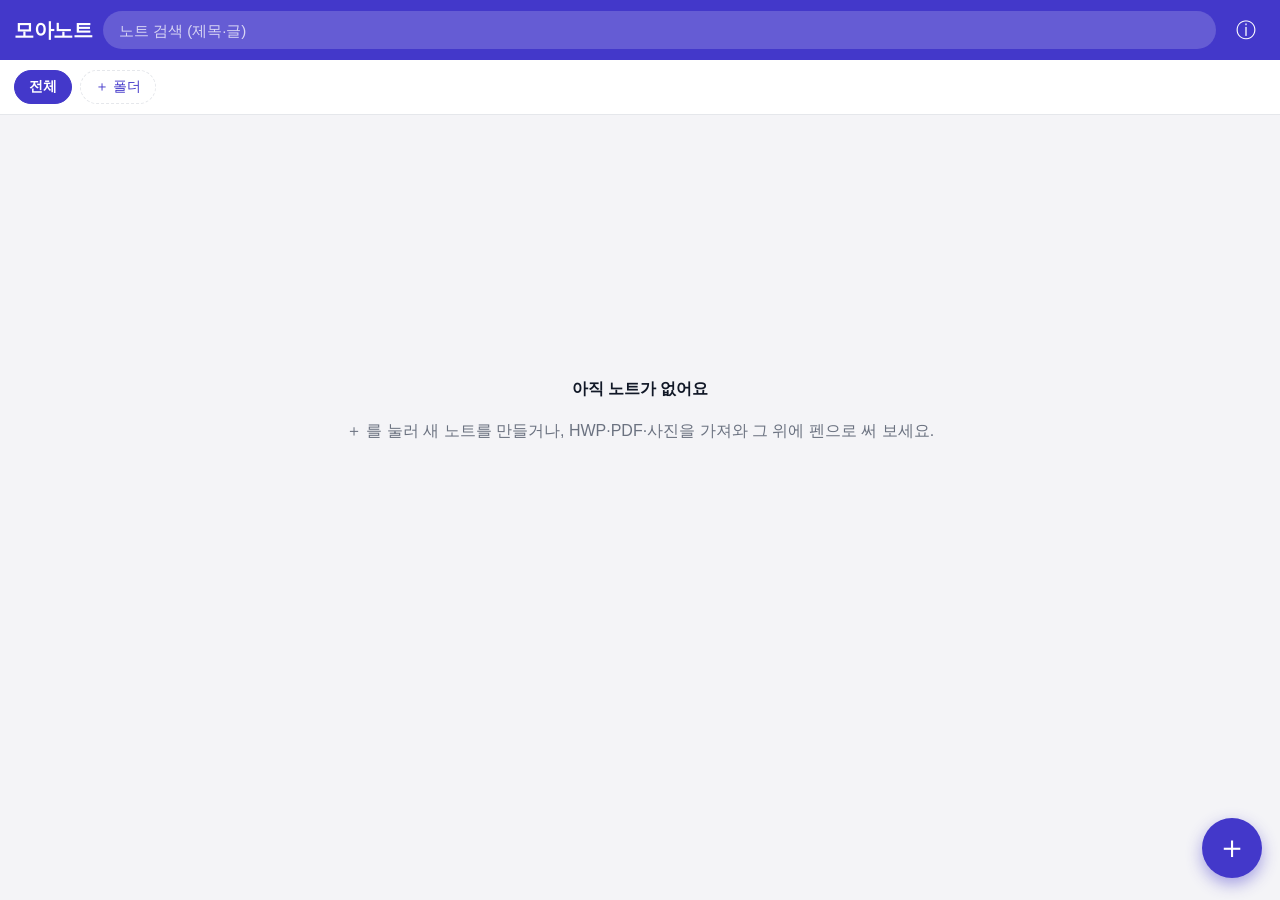
<file: app/src/main/assets/www/index.html>
<!doctype html>
<html lang="ko">
<head>
<meta charset="utf-8">
<meta name="viewport" content="width=device-width, initial-scale=1, maximum-scale=1, user-scalable=no, viewport-fit=cover">
<title>모아노트</title>
<link rel="stylesheet" href="app.css">
</head>
<body data-screen="home">

<!-- ===== 첫 화면: 노트 목록 ===== -->
<section id="home">
  <header class="bar">
    <h1>모아노트</h1>
    <div class="searchBox"><input id="search" type="search" placeholder="노트 검색 (제목·글)" aria-label="노트 검색"></div>
    <button id="infoBtn" class="ib" aria-label="앱 정보">ⓘ</button>
  </header>
  <nav id="folders" aria-label="폴더"></nav>
  <main id="grid" aria-live="polite"></main>
  <div id="emptyHome" hidden>
    <p><strong>아직 노트가 없어요</strong></p>
    <p class="muted">＋ 를 눌러 새 노트를 만들거나, HWP·PDF·사진을 가져와 그 위에 펜으로 써 보세요.</p>
  </div>
  <button id="fab" aria-label="새 노트">＋</button>
</section>

<!-- ===== 노트 편집 ===== -->
<section id="editor" hidden>
  <header class="bar ebar">
    <button id="back" class="ib" aria-label="목록으로">←</button>
    <input id="noteTitle" aria-label="노트 제목" maxlength="80">
    <button id="undo" class="ib" aria-label="되돌리기" disabled>↶</button>
    <button id="redo" class="ib" aria-label="다시 하기" disabled>↷</button>
    <button id="noteMenuBtn" class="ib" aria-label="노트 메뉴">⋮</button>
  </header>
  <nav id="tools" aria-label="도구">
    <button data-tool="pen" class="on"><svg viewBox="0 0 24 24"><path d="M3 21l4-1L19 8l-3-3L4 17z"/></svg><span>펜</span></button>
    <button data-tool="hl"><svg viewBox="0 0 24 24"><path d="M9 15l-4 4h6l1-1"/><path d="M8 14l7-9 4 4-9 7z"/></svg><span>형광펜</span></button>
    <button data-tool="eraser"><svg viewBox="0 0 24 24"><path d="M7 21h10"/><path d="M5 15l8-8 6 6-6 6H9z"/></svg><span>지우개</span></button>
    <button data-tool="text"><svg viewBox="0 0 24 24"><path d="M5 6V4h14v2"/><path d="M12 4v16"/><path d="M9 20h6"/></svg><span>글자</span></button>
    <button data-tool="scroll"><svg viewBox="0 0 24 24"><path d="M12 3v18"/><path d="M8 7l4-4 4 4"/><path d="M8 17l4 4 4-4"/></svg><span>넘기기</span></button>
    <button id="hwpEdit" hidden><svg viewBox="0 0 24 24"><path d="M4 5h16v14H4z"/><path d="M8 9v6"/><path d="M12 9h4"/><path d="M12 12h4"/><path d="M12 15h3"/></svg><span>HWP 고치기</span></button>
    <span class="tsep"></span>
    <button id="penOnly" class="toggle" aria-pressed="false"><svg viewBox="0 0 24 24"><path d="M14 4l6 6-10 10H4v-6z"/><path d="M4 20l16-16" opacity=".35"/></svg><span>S펜만</span></button>
  </nav>
  <div id="penBar"></div>
  <main id="pages"></main>
</section>

<!-- 새로 만들기 -->
<div id="newSheet" class="sheet" hidden>
  <div class="box">
    <div class="title">새 노트</div>
    <div class="tpls">
      <button data-tpl="blank"><i class="tp blank"></i>무지</button>
      <button data-tpl="lined"><i class="tp lined"></i>줄 노트</button>
      <button data-tpl="grid"><i class="tp grid"></i>모눈</button>
      <button data-tpl="dots"><i class="tp dots"></i>점</button>
    </div>
    <div class="title sub">문서 가져오기</div>
    <button data-c="import" class="wide main">HWP · PDF · 사진 · 삼성 노트 가져오기</button>
    <p class="muted small">가져온 문서의 쪽마다 노트 한 장이 되고, 그 위에 펜으로 쓸 수 있어요.</p>
    <button data-c="cancel" class="wide ghost">닫기</button>
  </div>
</div>

<!-- 노트 메뉴 (편집 화면 ⋮, 목록에서 길게 누르기) -->
<div id="noteMenu" class="sheet" hidden>
  <div class="box">
    <div class="title" id="noteMenuTitle">노트</div>
    <button data-c="editHwp" class="wide main hwpOnly">원본 글자 고치기 (HWP 편집)</button>
    <button data-c="saveHwp" class="wide hwpOnly">HWP 로 저장 (고친 원본)</button>
    <button data-c="share" class="wide">PDF 로 보내기 (카톡·메일·삼성 노트…)</button>
    <button data-c="savePdf" class="wide">PDF 로 저장</button>
    <button data-c="addPage" class="wide editorOnly">빈 쪽 추가</button>
    <button data-c="delPage" class="wide editorOnly">지금 보는 쪽 지우기</button>
    <button data-c="move" class="wide">폴더 옮기기</button>
    <button data-c="rename" class="wide homeOnly">이름 바꾸기</button>
    <button data-c="delete" class="wide danger">노트 지우기</button>
    <button data-c="cancel" class="wide ghost">닫기</button>
  </div>
</div>

<!-- 글자 입력 / 이름 묻기 / 폴더 고르기 -->
<div id="askSheet" class="sheet" hidden>
  <div class="box">
    <div class="title" id="askTitle"></div>
    <input id="askInput" maxlength="80">
    <div id="askList"></div>
    <div class="row">
      <button data-c="cancel" class="ghost">취소</button>
      <button data-c="ok" class="main">확인</button>
    </div>
  </div>
</div>

<!-- 앱 정보·오픈소스 라이선스 -->
<div id="infoSheet" class="sheet" hidden>
  <div class="box">
    <div class="title">모아노트</div>
    <button class="wide" id="manualBtn">📖 사용 설명서</button>
    <p class="small">손글씨 노트에 HWP·PDF·사진을 가져와 펜으로 쓰는 앱. 광고 없음 · 인터넷 권한 없음 · 노트는 이 휴대폰 안에만 저장돼요.</p>
    <p class="small muted">본 제품은 한글과컴퓨터의 한/글 문서 파일(.hwp) 공개 문서를 참고하여 개발하였습니다.</p>
    <button class="wide" data-doc="engine/LICENSE">HWP 엔진 rhwp (MIT)</button>
    <button class="wide" data-doc="engine/notices/THIRD_PARTY_LICENSES.md">rhwp 오픈소스 라이선스</button>
    <button class="wide" data-doc="pdfjs/LICENSE">PDF 엔진 pdf.js (Apache-2.0)</button>
    <pre id="docText" hidden></pre>
    <button data-c="cancel" class="wide ghost">닫기</button>
  </div>
</div>

<div id="toast" role="status" aria-live="polite"></div>
<div id="busy" hidden><div class="spin"></div><span id="busyText">잠시만요…</span></div>
<input type="file" id="fileInput" accept=".hwp,.hwpx,.pdf,.sdocx,image/*,application/pdf" multiple hidden>

<script type="module" src="app.js"></script>
</body>
</html>
</file>
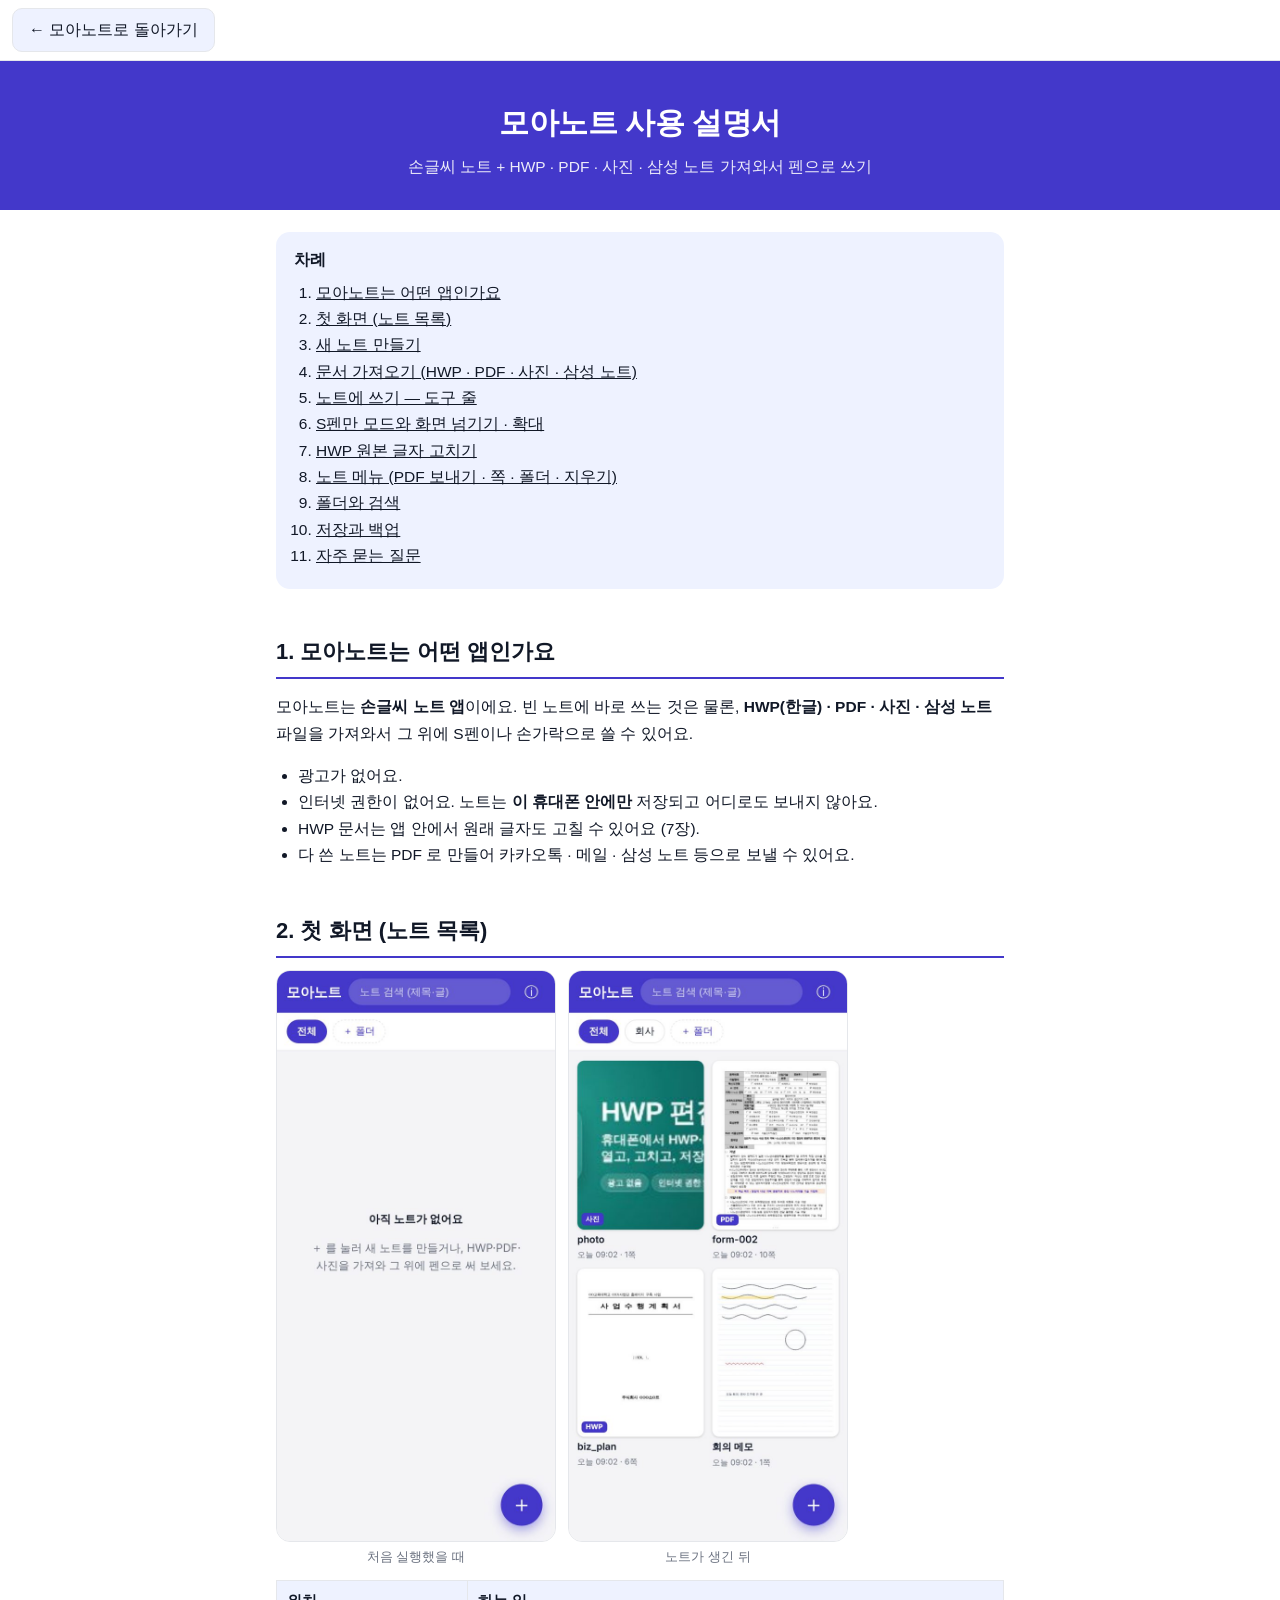
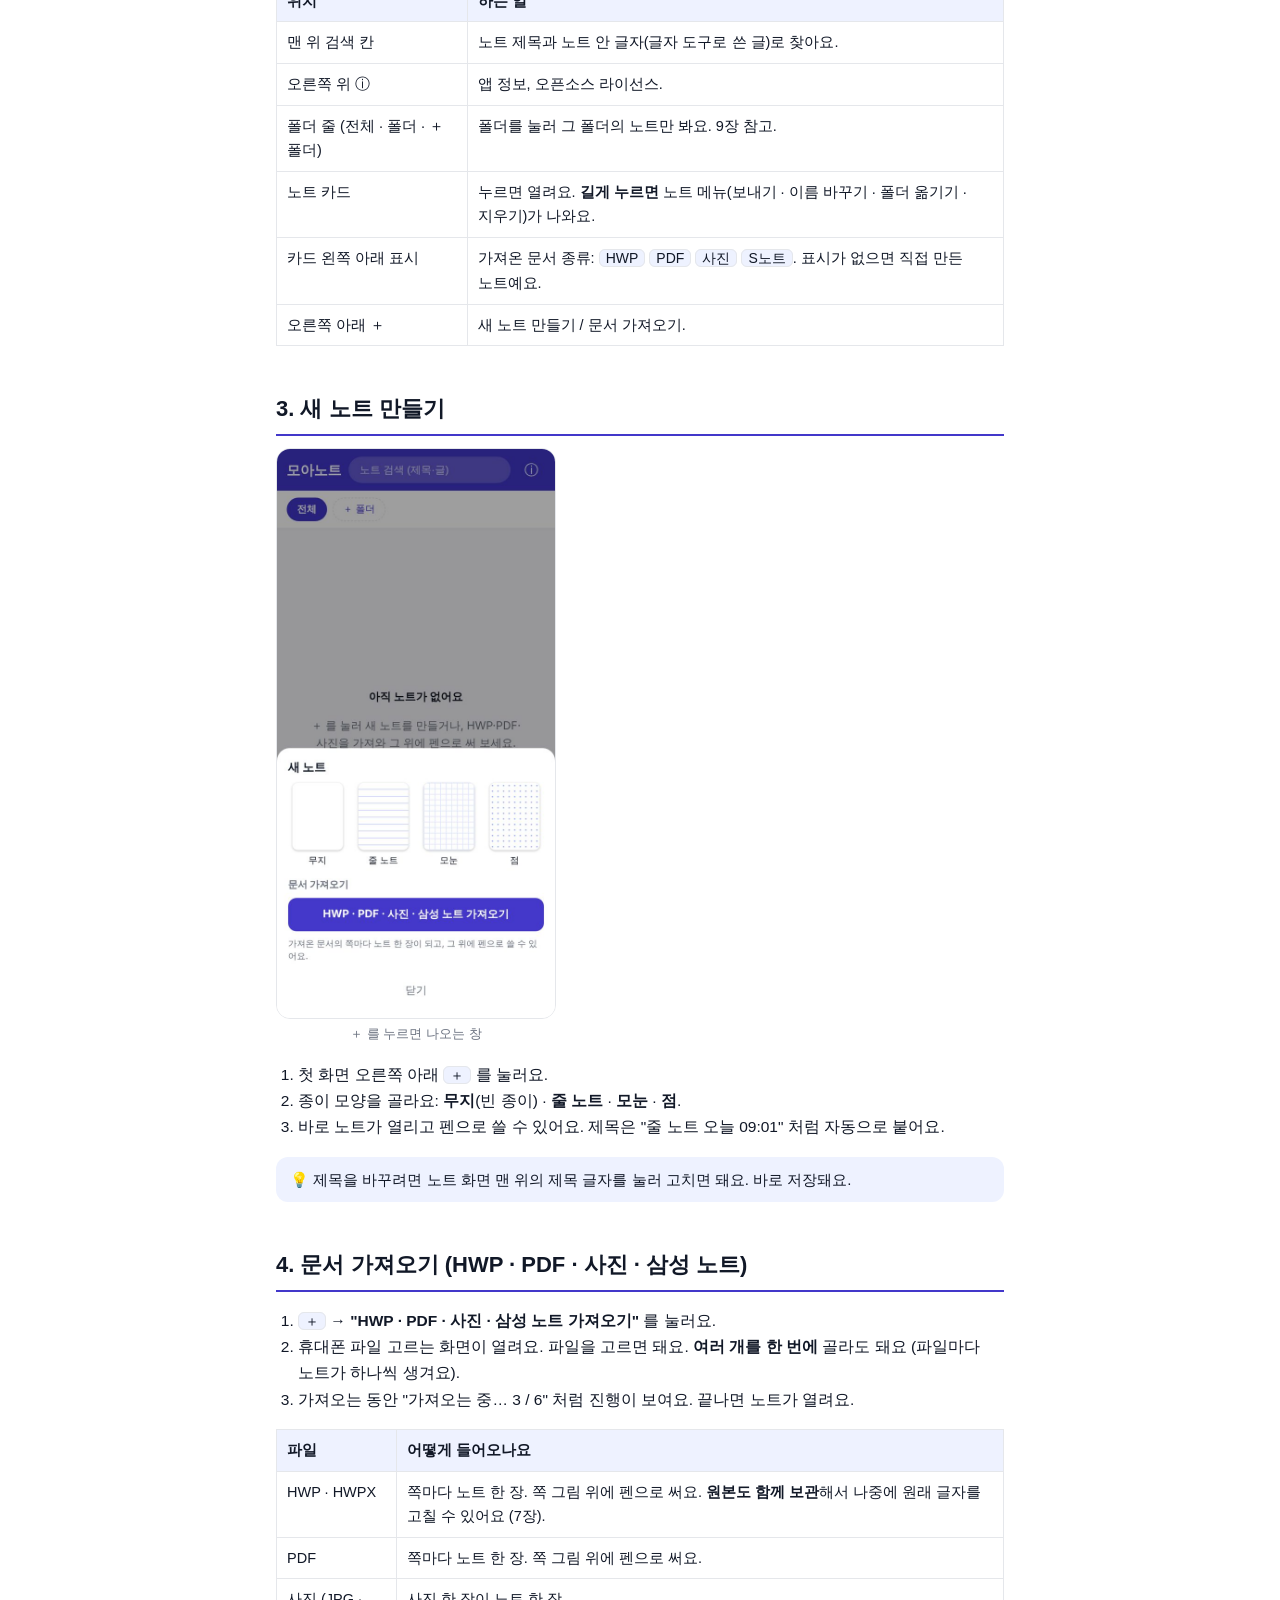
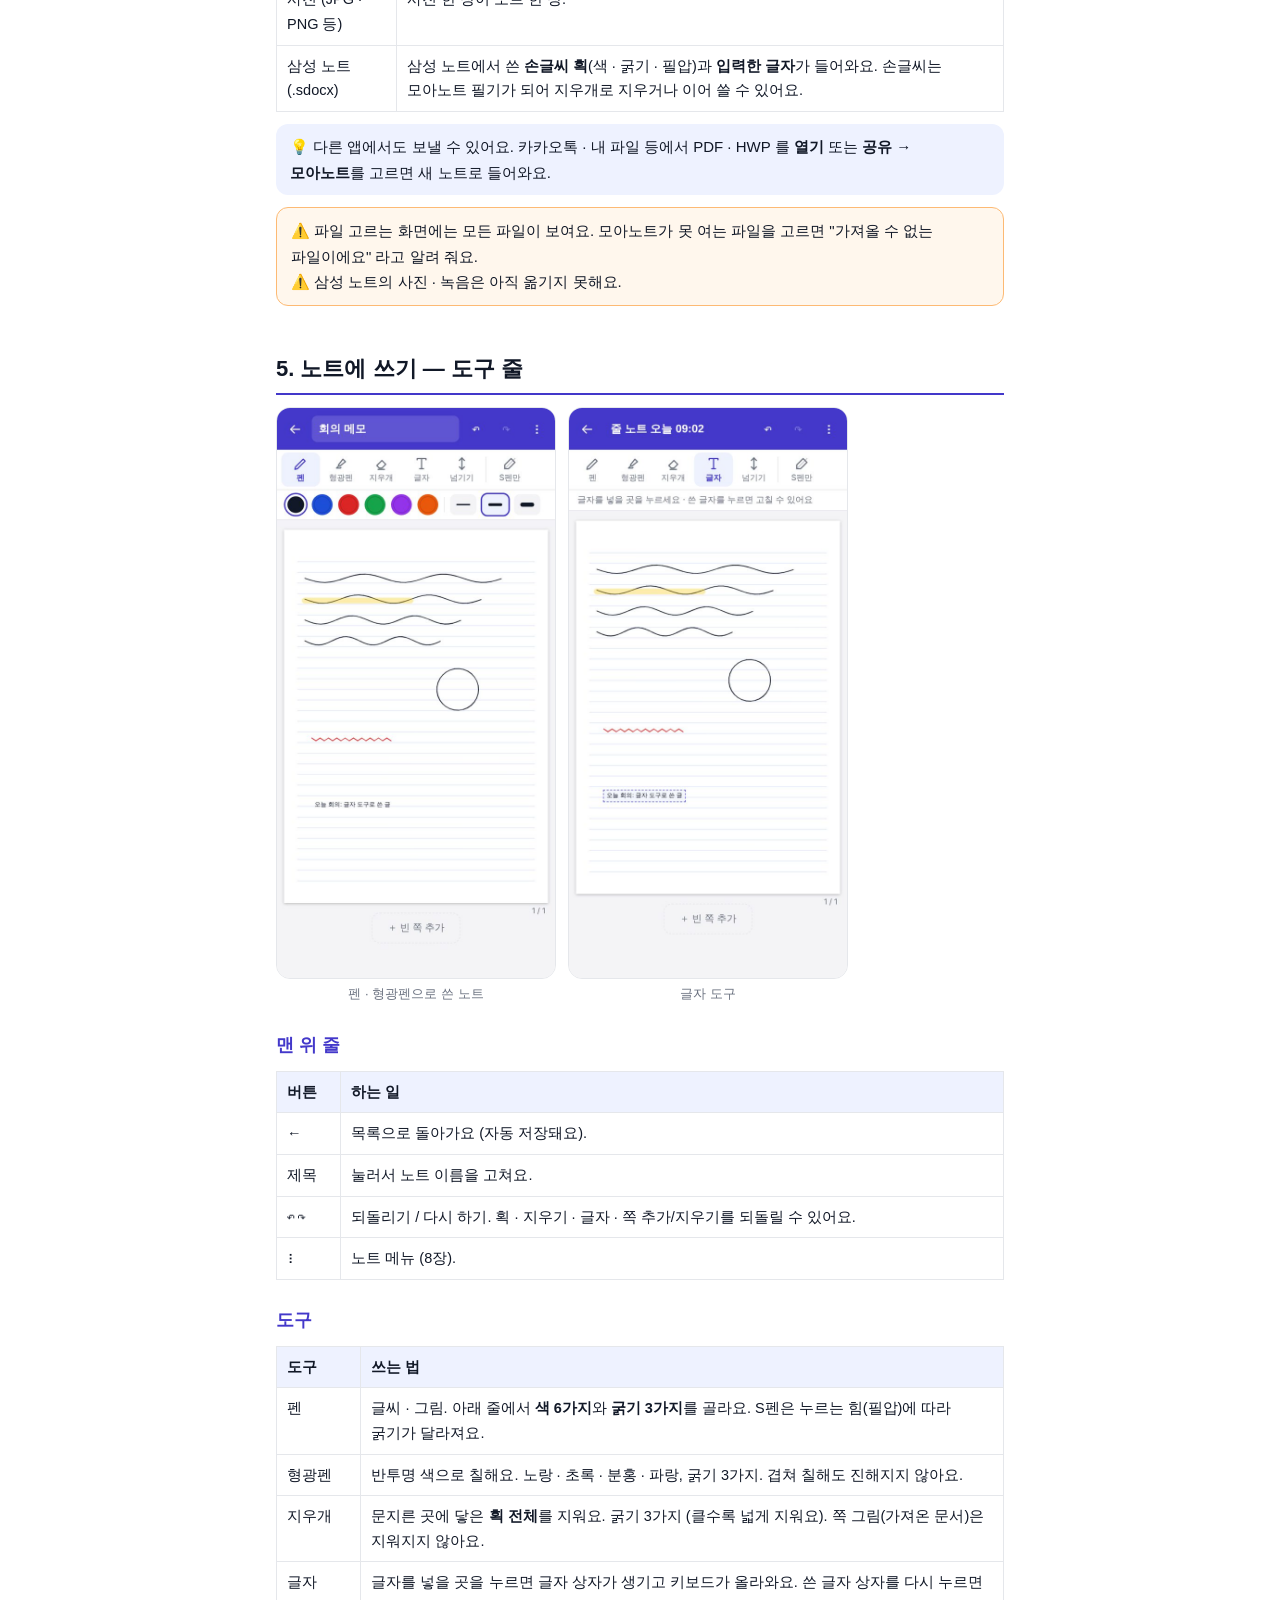
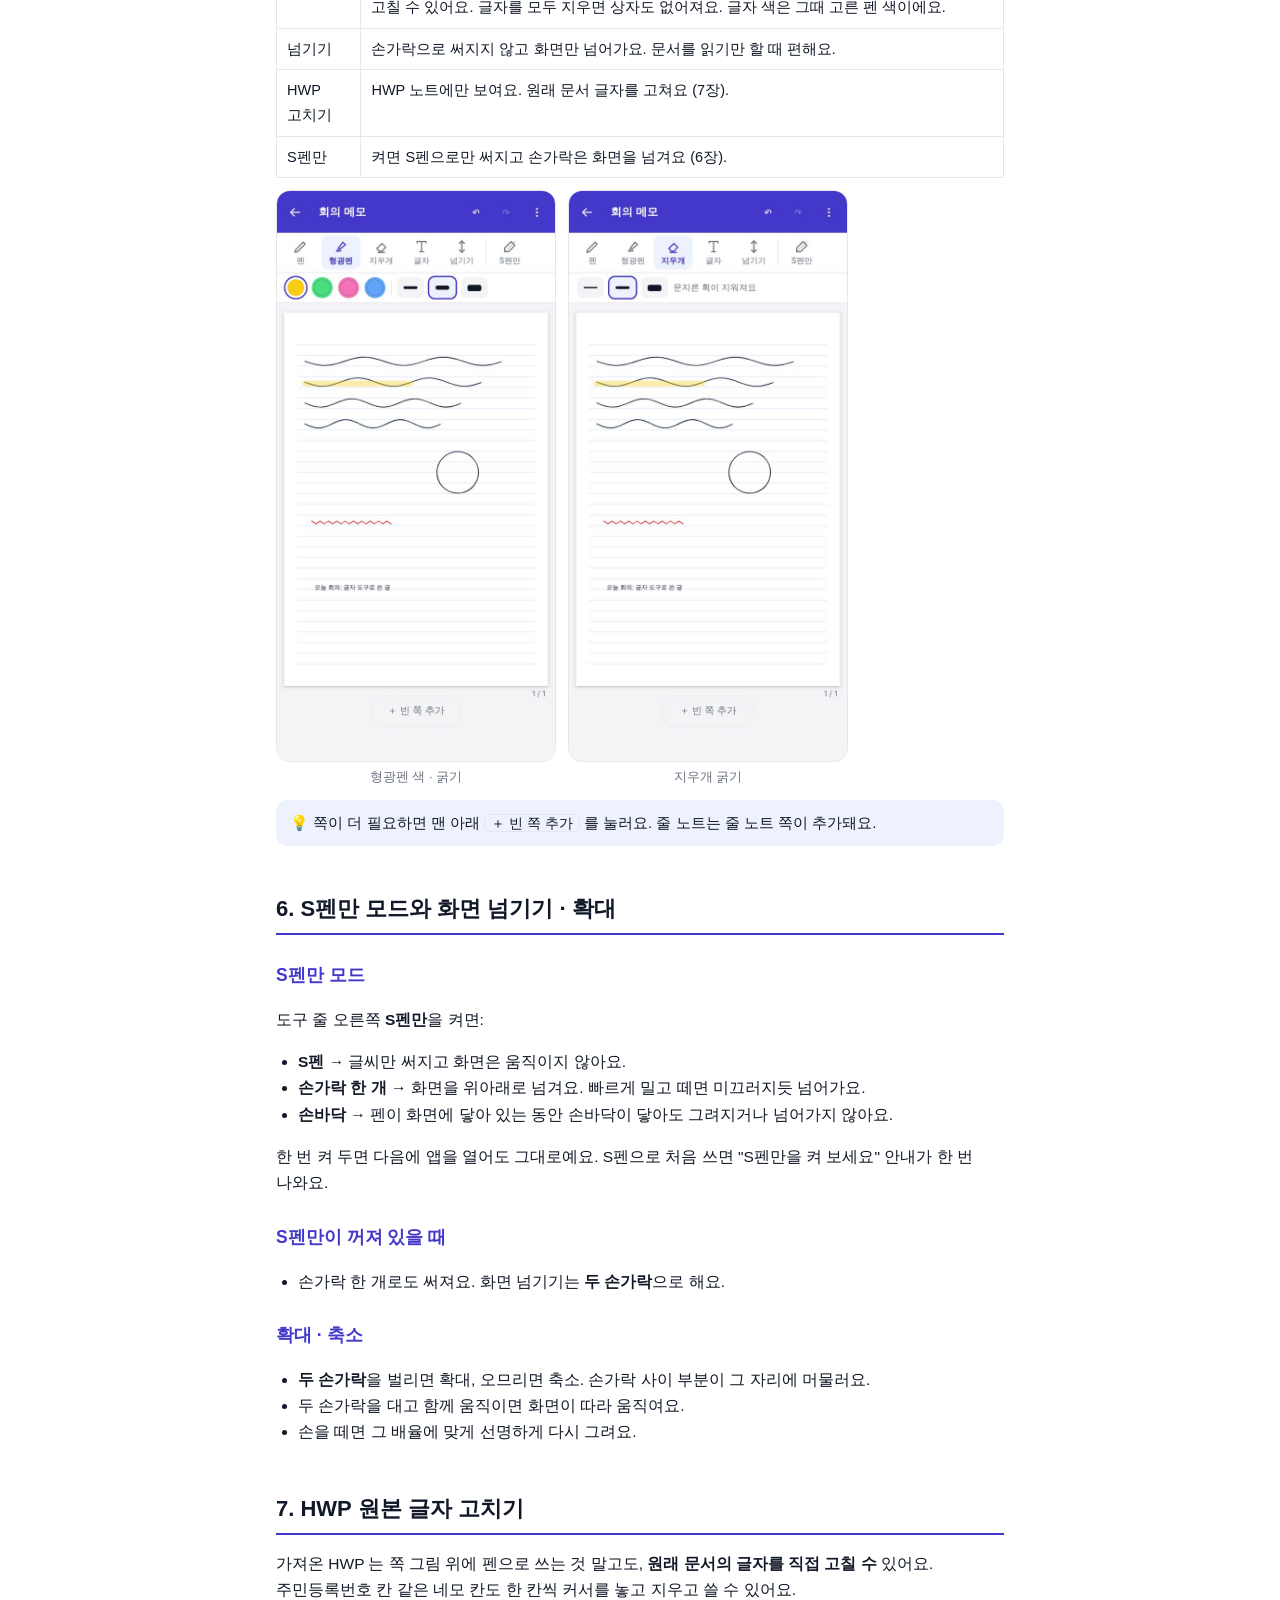
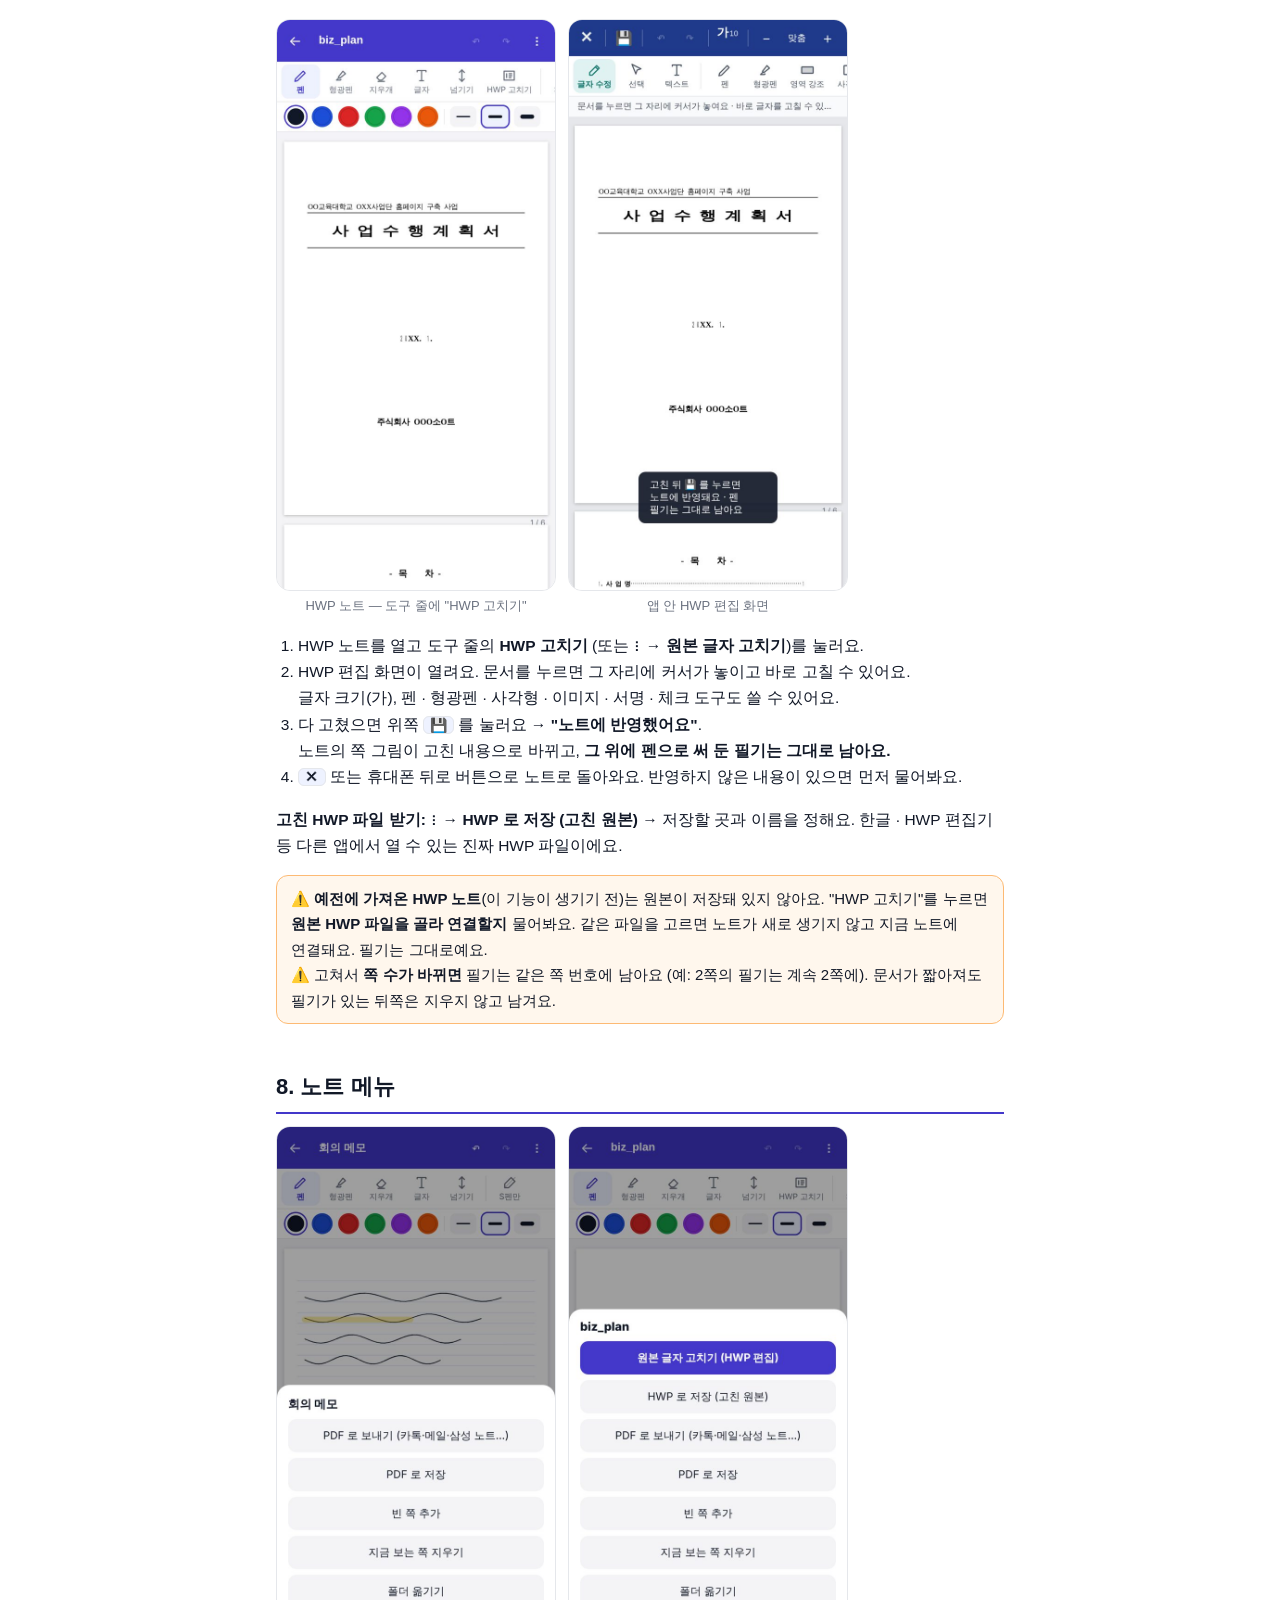
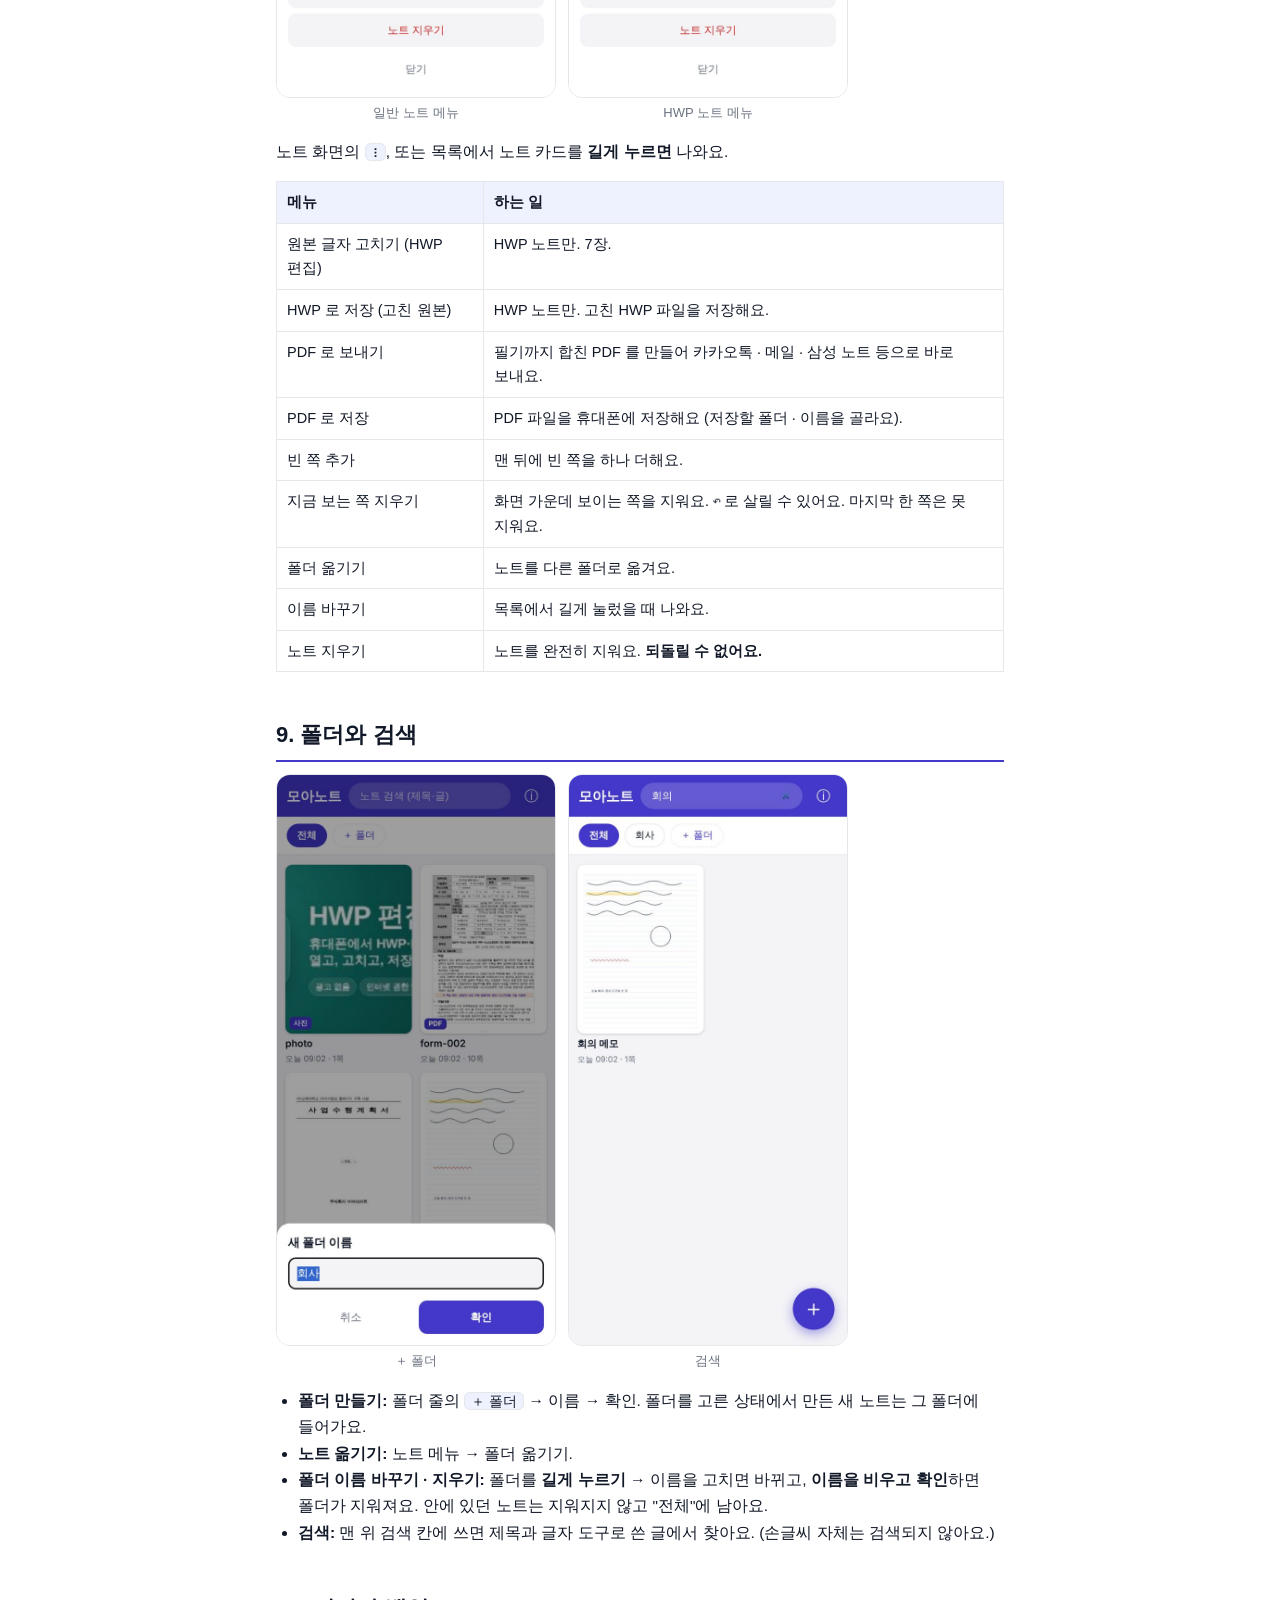
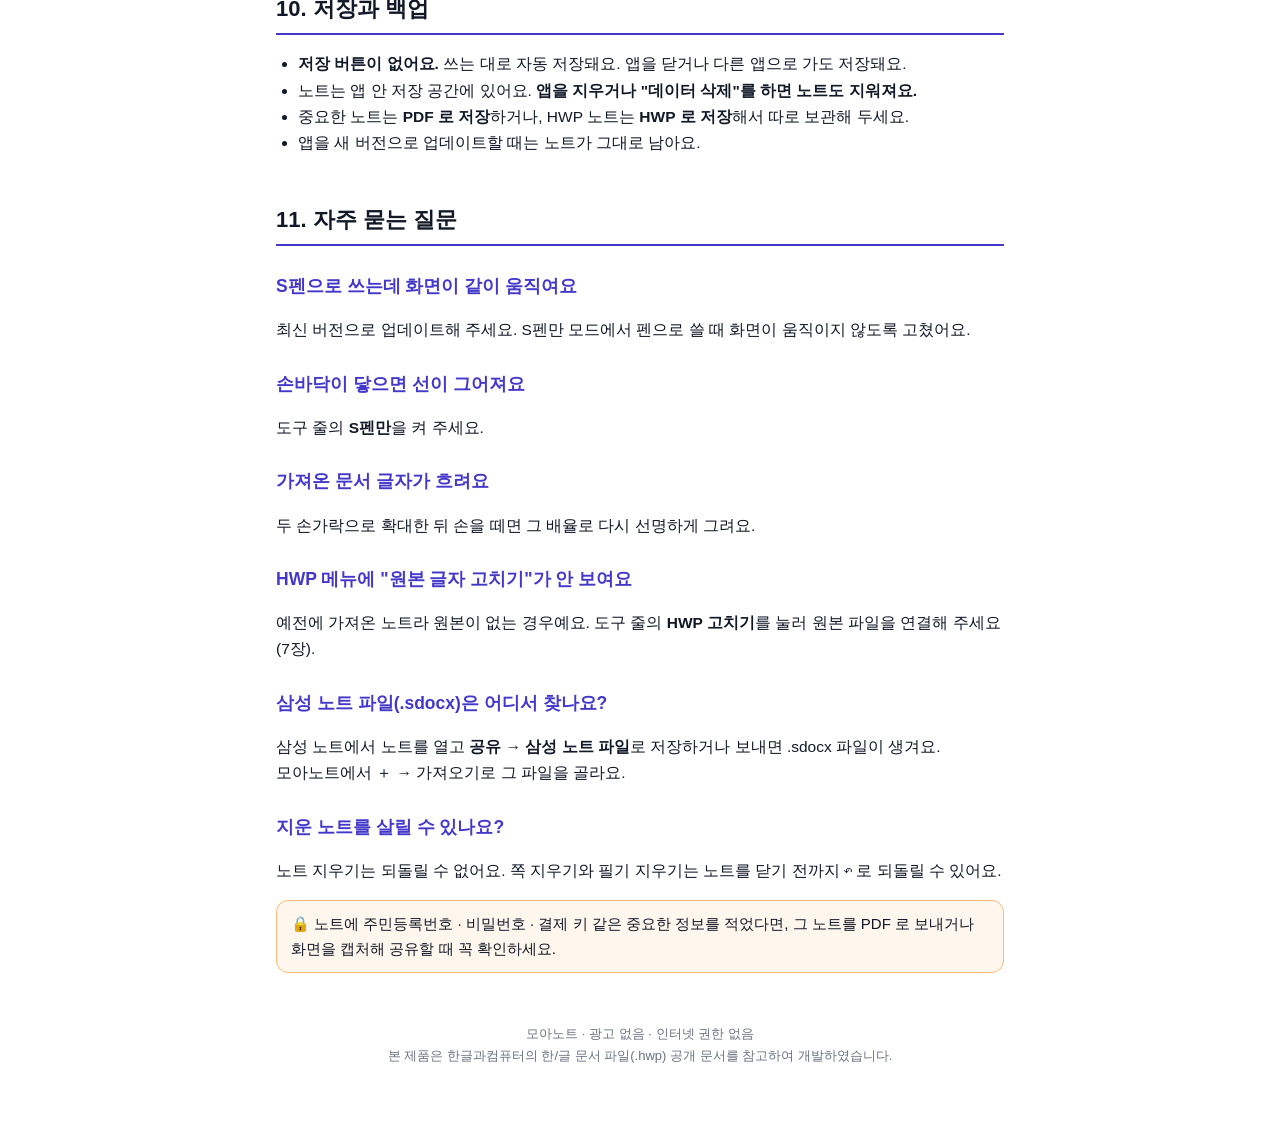
<file: app/src/main/assets/www/manual/index.html>
<!doctype html>
<html lang="ko">
<head>
<meta charset="utf-8">
<meta name="viewport" content="width=device-width, initial-scale=1">
<title>모아노트 사용 설명서</title>
<style>
  :root { --brand: #4338ca; --soft: #eef2ff; --fg: #111827; --muted: #6b7280; --line: #e5e7eb; --bg: #ffffff; --warn: #fff7ed; --warnline: #fdba74; }
  @media (prefers-color-scheme: dark) { :root:not([data-theme="light"]) { --soft: #262a4a; --fg: #e5e7eb; --muted: #9ca3af; --line: #2b2f3a; --bg: #0f1117; --warn: #2a1d10; --warnline: #9a5b1e; } }
  * { box-sizing: border-box; }
  body { margin: 0; background: var(--bg); color: var(--fg); font-family: "Noto Sans KR", -apple-system, "Apple SD Gothic Neo", sans-serif; line-height: 1.7; word-break: keep-all; }
  main { max-width: 760px; margin: 0 auto; padding: 0 16px 60px; }
  header.cover { background: var(--brand); color: #fff; padding: 36px 16px 30px; text-align: center; }
  header.cover h1 { margin: 0 0 6px; font-size: 30px; letter-spacing: -0.5px; }
  header.cover p { margin: 0; opacity: .9; }
  h2 { margin: 44px 0 10px; font-size: 22px; padding-bottom: 6px; border-bottom: 2px solid var(--brand); }
  h3 { margin: 26px 0 6px; font-size: 17.5px; color: var(--brand); }
  @media (prefers-color-scheme: dark) { :root:not([data-theme="light"]) h3 { color: #a5b4fc; } }
  p, li { font-size: 15.5px; }
  ol, ul { padding-left: 22px; }
  .toc { background: var(--soft); border-radius: 14px; padding: 14px 18px; margin-top: 22px; }
  .toc ol { margin: 6px 0; }
  .toc a { color: inherit; }
  .shots { display: flex; flex-wrap: wrap; gap: 12px; margin: 12px 0; }
  figure { margin: 0; flex: 1 1 200px; max-width: 280px; }
  figure img { width: 100%; border-radius: 14px; border: 1px solid var(--line); display: block; }
  figcaption { font-size: 13px; color: var(--muted); text-align: center; margin-top: 4px; }
  table { border-collapse: collapse; width: 100%; margin: 10px 0; font-size: 14.5px; }
  th, td { border: 1px solid var(--line); padding: 8px 10px; text-align: left; vertical-align: top; }
  th { background: var(--soft); white-space: nowrap; }
  .tip, .warn { border-radius: 12px; padding: 10px 14px; margin: 12px 0; font-size: 15px; }
  .tip { background: var(--soft); }
  .warn { background: var(--warn); border: 1px solid var(--warnline); }
  kbd { font-family: inherit; background: var(--soft); border: 1px solid var(--line); border-radius: 6px; padding: 0 6px; font-size: 14px; white-space: nowrap; }
  footer { margin-top: 50px; color: var(--muted); font-size: 13px; text-align: center; }
  @media print { h2 { break-after: avoid; } figure, .tip, .warn, table { break-inside: avoid; } header.cover { -webkit-print-color-adjust: exact; print-color-adjust: exact; } }
</style>
</head>
<body>
<!-- 앱 안에서 열었을 때: 위쪽에 "앱으로 돌아가기" -->
<div style="position:sticky;top:0;z-index:9;background:var(--bg);border-bottom:1px solid var(--line);padding:8px 12px"><button onclick="history.length>1?history.back():location.href='../index.html'" style="font-size:16px;padding:10px 16px;min-height:44px;border-radius:10px;border:1px solid var(--line);background:var(--soft);color:var(--fg)">← 모아노트로 돌아가기</button></div>

<header class="cover">
  <h1>모아노트 사용 설명서</h1>
  <p>손글씨 노트 + HWP · PDF · 사진 · 삼성 노트 가져와서 펜으로 쓰기</p>
</header>
<main>

<div class="toc">
  <strong>차례</strong>
  <ol>
    <li><a href="#about">모아노트는 어떤 앱인가요</a></li>
    <li><a href="#home">첫 화면 (노트 목록)</a></li>
    <li><a href="#new">새 노트 만들기</a></li>
    <li><a href="#import">문서 가져오기 (HWP · PDF · 사진 · 삼성 노트)</a></li>
    <li><a href="#write">노트에 쓰기 — 도구 줄</a></li>
    <li><a href="#spen">S펜만 모드와 화면 넘기기 · 확대</a></li>
    <li><a href="#hwp">HWP 원본 글자 고치기</a></li>
    <li><a href="#menu">노트 메뉴 (PDF 보내기 · 쪽 · 폴더 · 지우기)</a></li>
    <li><a href="#folder">폴더와 검색</a></li>
    <li><a href="#save">저장과 백업</a></li>
    <li><a href="#faq">자주 묻는 질문</a></li>
  </ol>
</div>

<h2 id="about">1. 모아노트는 어떤 앱인가요</h2>
<p>모아노트는 <strong>손글씨 노트 앱</strong>이에요. 빈 노트에 바로 쓰는 것은 물론, <strong>HWP(한글) · PDF · 사진 · 삼성 노트</strong> 파일을 가져와서 그 위에 S펜이나 손가락으로 쓸 수 있어요.</p>
<ul>
  <li>광고가 없어요.</li>
  <li>인터넷 권한이 없어요. 노트는 <strong>이 휴대폰 안에만</strong> 저장되고 어디로도 보내지 않아요.</li>
  <li>HWP 문서는 앱 안에서 원래 글자도 고칠 수 있어요 (7장).</li>
  <li>다 쓴 노트는 PDF 로 만들어 카카오톡 · 메일 · 삼성 노트 등으로 보낼 수 있어요.</li>
</ul>

<h2 id="home">2. 첫 화면 (노트 목록)</h2>
<div class="shots">
  <figure><img src="img/01-empty.jpg" alt="처음 실행한 빈 화면"><figcaption>처음 실행했을 때</figcaption></figure>
  <figure><img src="img/12-home.jpg" alt="노트가 있는 첫 화면"><figcaption>노트가 생긴 뒤</figcaption></figure>
</div>
<table>
  <tr><th>위치</th><th>하는 일</th></tr>
  <tr><td>맨 위 검색 칸</td><td>노트 제목과 노트 안 글자(글자 도구로 쓴 글)로 찾아요.</td></tr>
  <tr><td>오른쪽 위 ⓘ</td><td>앱 정보, 오픈소스 라이선스.</td></tr>
  <tr><td>폴더 줄 (전체 · 폴더 · ＋ 폴더)</td><td>폴더를 눌러 그 폴더의 노트만 봐요. 9장 참고.</td></tr>
  <tr><td>노트 카드</td><td>누르면 열려요. <strong>길게 누르면</strong> 노트 메뉴(보내기 · 이름 바꾸기 · 폴더 옮기기 · 지우기)가 나와요.</td></tr>
  <tr><td>카드 왼쪽 아래 표시</td><td>가져온 문서 종류: <kbd>HWP</kbd> <kbd>PDF</kbd> <kbd>사진</kbd> <kbd>S노트</kbd>. 표시가 없으면 직접 만든 노트예요.</td></tr>
  <tr><td>오른쪽 아래 ＋</td><td>새 노트 만들기 / 문서 가져오기.</td></tr>
</table>

<h2 id="new">3. 새 노트 만들기</h2>
<div class="shots">
  <figure><img src="img/02-new.jpg" alt="새 노트 창"><figcaption>＋ 를 누르면 나오는 창</figcaption></figure>
</div>
<ol>
  <li>첫 화면 오른쪽 아래 <kbd>＋</kbd> 를 눌러요.</li>
  <li>종이 모양을 골라요: <strong>무지</strong>(빈 종이) · <strong>줄 노트</strong> · <strong>모눈</strong> · <strong>점</strong>.</li>
  <li>바로 노트가 열리고 펜으로 쓸 수 있어요. 제목은 "줄 노트 오늘 09:01" 처럼 자동으로 붙어요.</li>
</ol>
<div class="tip">💡 제목을 바꾸려면 노트 화면 맨 위의 제목 글자를 눌러 고치면 돼요. 바로 저장돼요.</div>

<h2 id="import">4. 문서 가져오기 (HWP · PDF · 사진 · 삼성 노트)</h2>
<ol>
  <li><kbd>＋</kbd> → <strong>"HWP · PDF · 사진 · 삼성 노트 가져오기"</strong> 를 눌러요.</li>
  <li>휴대폰 파일 고르는 화면이 열려요. 파일을 고르면 돼요. <strong>여러 개를 한 번에</strong> 골라도 돼요 (파일마다 노트가 하나씩 생겨요).</li>
  <li>가져오는 동안 "가져오는 중… 3 / 6" 처럼 진행이 보여요. 끝나면 노트가 열려요.</li>
</ol>
<table>
  <tr><th>파일</th><th>어떻게 들어오나요</th></tr>
  <tr><td>HWP · HWPX</td><td>쪽마다 노트 한 장. 쪽 그림 위에 펜으로 써요. <strong>원본도 함께 보관</strong>해서 나중에 원래 글자를 고칠 수 있어요 (7장).</td></tr>
  <tr><td>PDF</td><td>쪽마다 노트 한 장. 쪽 그림 위에 펜으로 써요.</td></tr>
  <tr><td>사진 (JPG · PNG 등)</td><td>사진 한 장이 노트 한 장.</td></tr>
  <tr><td>삼성 노트 (.sdocx)</td><td>삼성 노트에서 쓴 <strong>손글씨 획</strong>(색 · 굵기 · 필압)과 <strong>입력한 글자</strong>가 들어와요. 손글씨는 모아노트 필기가 되어 지우개로 지우거나 이어 쓸 수 있어요.</td></tr>
</table>
<div class="tip">💡 다른 앱에서도 보낼 수 있어요. 카카오톡 · 내 파일 등에서 PDF · HWP 를 <strong>열기</strong> 또는 <strong>공유 → 모아노트</strong>를 고르면 새 노트로 들어와요.</div>
<div class="warn">⚠️ 파일 고르는 화면에는 모든 파일이 보여요. 모아노트가 못 여는 파일을 고르면 "가져올 수 없는 파일이에요" 라고 알려 줘요.<br>
⚠️ 삼성 노트의 사진 · 녹음은 아직 옮기지 못해요.</div>

<h2 id="write">5. 노트에 쓰기 — 도구 줄</h2>
<div class="shots">
  <figure><img src="img/03-editor.jpg" alt="노트 편집 화면"><figcaption>펜 · 형광펜으로 쓴 노트</figcaption></figure>
  <figure><img src="img/04-text.jpg" alt="글자 도구"><figcaption>글자 도구</figcaption></figure>
</div>
<h3>맨 위 줄</h3>
<table>
  <tr><th>버튼</th><th>하는 일</th></tr>
  <tr><td>←</td><td>목록으로 돌아가요 (자동 저장돼요).</td></tr>
  <tr><td>제목</td><td>눌러서 노트 이름을 고쳐요.</td></tr>
  <tr><td>↶ ↷</td><td>되돌리기 / 다시 하기. 획 · 지우기 · 글자 · 쪽 추가/지우기를 되돌릴 수 있어요.</td></tr>
  <tr><td>⋮</td><td>노트 메뉴 (8장).</td></tr>
</table>
<h3>도구</h3>
<table>
  <tr><th>도구</th><th>쓰는 법</th></tr>
  <tr><td>펜</td><td>글씨 · 그림. 아래 줄에서 <strong>색 6가지</strong>와 <strong>굵기 3가지</strong>를 골라요. S펜은 누르는 힘(필압)에 따라 굵기가 달라져요.</td></tr>
  <tr><td>형광펜</td><td>반투명 색으로 칠해요. 노랑 · 초록 · 분홍 · 파랑, 굵기 3가지. 겹쳐 칠해도 진해지지 않아요.</td></tr>
  <tr><td>지우개</td><td>문지른 곳에 닿은 <strong>획 전체</strong>를 지워요. 굵기 3가지 (클수록 넓게 지워요). 쪽 그림(가져온 문서)은 지워지지 않아요.</td></tr>
  <tr><td>글자</td><td>글자를 넣을 곳을 누르면 글자 상자가 생기고 키보드가 올라와요. 쓴 글자 상자를 다시 누르면 고칠 수 있어요. 글자를 모두 지우면 상자도 없어져요. 글자 색은 그때 고른 펜 색이에요.</td></tr>
  <tr><td>넘기기</td><td>손가락으로 써지지 않고 화면만 넘어가요. 문서를 읽기만 할 때 편해요.</td></tr>
  <tr><td>HWP 고치기</td><td>HWP 노트에만 보여요. 원래 문서 글자를 고쳐요 (7장).</td></tr>
  <tr><td>S펜만</td><td>켜면 S펜으로만 써지고 손가락은 화면을 넘겨요 (6장).</td></tr>
</table>
<div class="shots">
  <figure><img src="img/05-hl.jpg" alt="형광펜 색"><figcaption>형광펜 색 · 굵기</figcaption></figure>
  <figure><img src="img/06-eraser.jpg" alt="지우개 굵기"><figcaption>지우개 굵기</figcaption></figure>
</div>
<div class="tip">💡 쪽이 더 필요하면 맨 아래 <kbd>＋ 빈 쪽 추가</kbd> 를 눌러요. 줄 노트는 줄 노트 쪽이 추가돼요.</div>

<h2 id="spen">6. S펜만 모드와 화면 넘기기 · 확대</h2>
<h3>S펜만 모드</h3>
<p>도구 줄 오른쪽 <strong>S펜만</strong>을 켜면:</p>
<ul>
  <li><strong>S펜</strong> → 글씨만 써지고 화면은 움직이지 않아요.</li>
  <li><strong>손가락 한 개</strong> → 화면을 위아래로 넘겨요. 빠르게 밀고 떼면 미끄러지듯 넘어가요.</li>
  <li><strong>손바닥</strong> → 펜이 화면에 닿아 있는 동안 손바닥이 닿아도 그려지거나 넘어가지 않아요.</li>
</ul>
<p>한 번 켜 두면 다음에 앱을 열어도 그대로예요. S펜으로 처음 쓰면 "S펜만을 켜 보세요" 안내가 한 번 나와요.</p>
<h3>S펜만이 꺼져 있을 때</h3>
<ul>
  <li>손가락 한 개로도 써져요. 화면 넘기기는 <strong>두 손가락</strong>으로 해요.</li>
</ul>
<h3>확대 · 축소</h3>
<ul>
  <li><strong>두 손가락</strong>을 벌리면 확대, 오므리면 축소. 손가락 사이 부분이 그 자리에 머물러요.</li>
  <li>두 손가락을 대고 함께 움직이면 화면이 따라 움직여요.</li>
  <li>손을 떼면 그 배율에 맞게 선명하게 다시 그려요.</li>
</ul>

<h2 id="hwp">7. HWP 원본 글자 고치기</h2>
<p>가져온 HWP 는 쪽 그림 위에 펜으로 쓰는 것 말고도, <strong>원래 문서의 글자를 직접 고칠 수</strong> 있어요. 주민등록번호 칸 같은 네모 칸도 한 칸씩 커서를 놓고 지우고 쓸 수 있어요.</p>
<div class="shots">
  <figure><img src="img/08-hwp.jpg" alt="HWP 노트"><figcaption>HWP 노트 — 도구 줄에 "HWP 고치기"</figcaption></figure>
  <figure><img src="img/10-hwpedit.jpg" alt="HWP 편집 화면"><figcaption>앱 안 HWP 편집 화면</figcaption></figure>
</div>
<ol>
  <li>HWP 노트를 열고 도구 줄의 <strong>HWP 고치기</strong> (또는 ⋮ → <strong>원본 글자 고치기</strong>)를 눌러요.</li>
  <li>HWP 편집 화면이 열려요. 문서를 누르면 그 자리에 커서가 놓이고 바로 고칠 수 있어요.<br>
    글자 크기(가), 펜 · 형광펜 · 사각형 · 이미지 · 서명 · 체크 도구도 쓸 수 있어요.</li>
  <li>다 고쳤으면 위쪽 <kbd>💾</kbd> 를 눌러요 → <strong>"노트에 반영했어요"</strong>.<br>
    노트의 쪽 그림이 고친 내용으로 바뀌고, <strong>그 위에 펜으로 써 둔 필기는 그대로 남아요.</strong></li>
  <li><kbd>✕</kbd> 또는 휴대폰 뒤로 버튼으로 노트로 돌아와요. 반영하지 않은 내용이 있으면 먼저 물어봐요.</li>
</ol>
<p><strong>고친 HWP 파일 받기:</strong> ⋮ → <strong>HWP 로 저장 (고친 원본)</strong> → 저장할 곳과 이름을 정해요. 한글 · HWP 편집기 등 다른 앱에서 열 수 있는 진짜 HWP 파일이에요.</p>
<div class="warn">⚠️ <strong>예전에 가져온 HWP 노트</strong>(이 기능이 생기기 전)는 원본이 저장돼 있지 않아요. "HWP 고치기"를 누르면 <strong>원본 HWP 파일을 골라 연결할지</strong> 물어봐요. 같은 파일을 고르면 노트가 새로 생기지 않고 지금 노트에 연결돼요. 필기는 그대로예요.<br>
⚠️ 고쳐서 <strong>쪽 수가 바뀌면</strong> 필기는 같은 쪽 번호에 남아요 (예: 2쪽의 필기는 계속 2쪽에). 문서가 짧아져도 필기가 있는 뒤쪽은 지우지 않고 남겨요.</div>

<h2 id="menu">8. 노트 메뉴</h2>
<div class="shots">
  <figure><img src="img/07-menu.jpg" alt="노트 메뉴"><figcaption>일반 노트 메뉴</figcaption></figure>
  <figure><img src="img/09-hwpmenu.jpg" alt="HWP 노트 메뉴"><figcaption>HWP 노트 메뉴</figcaption></figure>
</div>
<p>노트 화면의 <kbd>⋮</kbd>, 또는 목록에서 노트 카드를 <strong>길게 누르면</strong> 나와요.</p>
<table>
  <tr><th>메뉴</th><th>하는 일</th></tr>
  <tr><td>원본 글자 고치기 (HWP 편집)</td><td>HWP 노트만. 7장.</td></tr>
  <tr><td>HWP 로 저장 (고친 원본)</td><td>HWP 노트만. 고친 HWP 파일을 저장해요.</td></tr>
  <tr><td>PDF 로 보내기</td><td>필기까지 합친 PDF 를 만들어 카카오톡 · 메일 · 삼성 노트 등으로 바로 보내요.</td></tr>
  <tr><td>PDF 로 저장</td><td>PDF 파일을 휴대폰에 저장해요 (저장할 폴더 · 이름을 골라요).</td></tr>
  <tr><td>빈 쪽 추가</td><td>맨 뒤에 빈 쪽을 하나 더해요.</td></tr>
  <tr><td>지금 보는 쪽 지우기</td><td>화면 가운데 보이는 쪽을 지워요. ↶ 로 살릴 수 있어요. 마지막 한 쪽은 못 지워요.</td></tr>
  <tr><td>폴더 옮기기</td><td>노트를 다른 폴더로 옮겨요.</td></tr>
  <tr><td>이름 바꾸기</td><td>목록에서 길게 눌렀을 때 나와요.</td></tr>
  <tr><td>노트 지우기</td><td>노트를 완전히 지워요. <strong>되돌릴 수 없어요.</strong></td></tr>
</table>

<h2 id="folder">9. 폴더와 검색</h2>
<div class="shots">
  <figure><img src="img/11-folder.jpg" alt="새 폴더"><figcaption>＋ 폴더</figcaption></figure>
  <figure><img src="img/13-search.jpg" alt="검색"><figcaption>검색</figcaption></figure>
</div>
<ul>
  <li><strong>폴더 만들기:</strong> 폴더 줄의 <kbd>＋ 폴더</kbd> → 이름 → 확인. 폴더를 고른 상태에서 만든 새 노트는 그 폴더에 들어가요.</li>
  <li><strong>노트 옮기기:</strong> 노트 메뉴 → 폴더 옮기기.</li>
  <li><strong>폴더 이름 바꾸기 · 지우기:</strong> 폴더를 <strong>길게 누르기</strong> → 이름을 고치면 바뀌고, <strong>이름을 비우고 확인</strong>하면 폴더가 지워져요. 안에 있던 노트는 지워지지 않고 "전체"에 남아요.</li>
  <li><strong>검색:</strong> 맨 위 검색 칸에 쓰면 제목과 글자 도구로 쓴 글에서 찾아요. (손글씨 자체는 검색되지 않아요.)</li>
</ul>

<h2 id="save">10. 저장과 백업</h2>
<ul>
  <li><strong>저장 버튼이 없어요.</strong> 쓰는 대로 자동 저장돼요. 앱을 닫거나 다른 앱으로 가도 저장돼요.</li>
  <li>노트는 앱 안 저장 공간에 있어요. <strong>앱을 지우거나 "데이터 삭제"를 하면 노트도 지워져요.</strong></li>
  <li>중요한 노트는 <strong>PDF 로 저장</strong>하거나, HWP 노트는 <strong>HWP 로 저장</strong>해서 따로 보관해 두세요.</li>
  <li>앱을 새 버전으로 업데이트할 때는 노트가 그대로 남아요.</li>
</ul>

<h2 id="faq">11. 자주 묻는 질문</h2>
<h3>S펜으로 쓰는데 화면이 같이 움직여요</h3>
<p>최신 버전으로 업데이트해 주세요. S펜만 모드에서 펜으로 쓸 때 화면이 움직이지 않도록 고쳤어요.</p>
<h3>손바닥이 닿으면 선이 그어져요</h3>
<p>도구 줄의 <strong>S펜만</strong>을 켜 주세요.</p>
<h3>가져온 문서 글자가 흐려요</h3>
<p>두 손가락으로 확대한 뒤 손을 떼면 그 배율로 다시 선명하게 그려요.</p>
<h3>HWP 메뉴에 "원본 글자 고치기"가 안 보여요</h3>
<p>예전에 가져온 노트라 원본이 없는 경우예요. 도구 줄의 <strong>HWP 고치기</strong>를 눌러 원본 파일을 연결해 주세요 (7장).</p>
<h3>삼성 노트 파일(.sdocx)은 어디서 찾나요?</h3>
<p>삼성 노트에서 노트를 열고 <strong>공유 → 삼성 노트 파일</strong>로 저장하거나 보내면 .sdocx 파일이 생겨요. 모아노트에서 ＋ → 가져오기로 그 파일을 골라요.</p>
<h3>지운 노트를 살릴 수 있나요?</h3>
<p>노트 지우기는 되돌릴 수 없어요. 쪽 지우기와 필기 지우기는 노트를 닫기 전까지 ↶ 로 되돌릴 수 있어요.</p>

<div class="warn">🔒 노트에 주민등록번호 · 비밀번호 · 결제 키 같은 중요한 정보를 적었다면, 그 노트를 PDF 로 보내거나 화면을 캡처해 공유할 때 꼭 확인하세요.</div>

<footer>
  모아노트 · 광고 없음 · 인터넷 권한 없음<br>
  본 제품은 한글과컴퓨터의 한/글 문서 파일(.hwp) 공개 문서를 참고하여 개발하였습니다.
</footer>
</main>
</body>
</html>
</file>
<file: app/src/main/assets/www/app.css>
:root {
  --brand: #4338ca; --brand-2: #6366f1; --brand-soft: #eef2ff;
  --bg: #f4f4f7; --card: #ffffff; --fg: #111827; --muted: #6b7280; --line: #e5e7eb;
}
@media (prefers-color-scheme: dark) {
  :root { --bg: #0f1117; --card: #1a1d27; --fg: #e5e7eb; --muted: #9ca3af; --line: #2b2f3a; --brand-soft: #262a4a; }
}
* { box-sizing: border-box; }
html, body { margin: 0; height: 100%; background: var(--bg); color: var(--fg);
  font-family: -apple-system, "Noto Sans KR", "Apple SD Gothic Neo", sans-serif; -webkit-tap-highlight-color: transparent; }
body { overflow: hidden; }
section { position: fixed; inset: 0; display: flex; flex-direction: column; }
[hidden] { display: none !important; }
button { font: inherit; color: inherit; }
.muted { color: var(--muted); }
.small { font-size: 12.5px; line-height: 1.5; margin: 2px 0 6px; }

/* 위쪽 줄 */
.bar { flex: none; display: flex; align-items: center; gap: 10px; padding: 10px 14px; padding-top: max(10px, env(safe-area-inset-top));
  background: var(--brand); color: #fff; }
.bar h1 { margin: 0; font-size: 20px; letter-spacing: -0.3px; flex: none; }
.searchBox { flex: 1; min-width: 0; }
#search { width: 100%; height: 38px; border: 0; border-radius: 19px; padding: 0 16px; font-size: 15px; background: rgba(255,255,255,.18); color: #fff; outline: none; }
#search::placeholder { color: rgba(255,255,255,.75); }
.ib { flex: none; width: 40px; height: 40px; border: 0; border-radius: 10px; background: transparent; color: #fff; font-size: 20px; }
.ib:active { background: rgba(255,255,255,.2); }
.ib:disabled { opacity: .35; }

/* 폴더 */
#folders { flex: none; display: flex; gap: 8px; padding: 10px 14px; overflow-x: auto; scrollbar-width: none; background: var(--card); border-bottom: 1px solid var(--line); }
#folders::-webkit-scrollbar { display: none; }
.chip { flex: none; height: 34px; padding: 0 14px; border-radius: 17px; border: 1px solid var(--line); background: var(--card); font-size: 14px; white-space: nowrap; }
.chip.on { background: var(--brand); border-color: var(--brand); color: #fff; font-weight: 700; }
.chip.add { color: var(--brand); border-style: dashed; }

/* 노트 목록 */
#grid { flex: 1; overflow: auto; padding: 14px 12px 110px; display: grid; grid-template-columns: repeat(auto-fill, minmax(128px, 1fr)); gap: 12px; align-content: start; }
.card { display: flex; flex-direction: column; gap: 6px; padding: 0; border: 0; background: transparent; text-align: left; }
.thumb { aspect-ratio: 3 / 4; width: 100%; border-radius: 10px; background: #fff center / cover no-repeat; box-shadow: 0 1px 3px rgba(0,0,0,.18); position: relative; overflow: hidden; }
.thumb .kind { position: absolute; left: 6px; bottom: 6px; font-size: 10px; font-weight: 800; padding: 2px 6px; border-radius: 5px; background: var(--brand); color: #fff; }
.card .name { font-size: 14px; font-weight: 600; white-space: nowrap; overflow: hidden; text-overflow: ellipsis; }
.card .date { font-size: 11.5px; color: var(--muted); }
#emptyHome { position: absolute; top: 40%; left: 0; right: 0; text-align: center; padding: 0 30px; word-break: keep-all; line-height: 1.6; }
#fab { position: absolute; right: 18px; bottom: calc(22px + env(safe-area-inset-bottom)); width: 60px; height: 60px; border-radius: 30px; border: 0;
  background: var(--brand); color: #fff; font-size: 32px; box-shadow: 0 6px 16px rgba(67,56,202,.45); }

/* 편집: 제목·도구 */
.ebar { gap: 4px; padding-left: 6px; padding-right: 6px; }
#noteTitle { flex: 1; min-width: 0; height: 38px; border: 0; border-radius: 8px; padding: 0 10px; font-size: 16px; font-weight: 600; background: transparent; color: #fff; outline: none; }
#noteTitle:focus { background: rgba(255,255,255,.15); }
#tools { flex: none; display: flex; gap: 2px; padding: 4px 6px; background: var(--card); border-bottom: 1px solid var(--line); overflow-x: auto; scrollbar-width: none; }
#tools::-webkit-scrollbar { display: none; }
#tools button { flex: none; display: flex; flex-direction: column; align-items: center; gap: 2px; min-width: 56px; padding: 5px 6px; border: 0; border-radius: 10px; background: transparent; color: var(--muted); font-size: 11.5px; }
#tools svg { width: 22px; height: 22px; fill: none; stroke: currentColor; stroke-width: 1.8; stroke-linecap: round; stroke-linejoin: round; }
#tools button.on, #tools button[aria-pressed="true"] { background: var(--brand-soft); color: var(--brand); font-weight: 700; }
.tsep { flex: none; width: 1px; margin: 6px 4px; background: var(--line); }
#penBar { flex: none; display: flex; align-items: center; gap: 8px; padding: 6px 12px; background: var(--card); border-bottom: 1px solid var(--line); overflow-x: auto; scrollbar-width: none; }
#penBar:empty { display: none; }
#penBar .pc { flex: none; width: 30px; height: 30px; border-radius: 50%; border: 3px solid transparent; background: var(--c); box-shadow: inset 0 0 0 1px rgba(0,0,0,.15); }
#penBar .pc.on { border-color: #fff; box-shadow: 0 0 0 2px var(--brand); }
#penBar .pw { flex: none; width: 38px; height: 30px; border-radius: 8px; border: 0; background: var(--bg); display: flex; align-items: center; justify-content: center; }
#penBar .pw i { display: block; width: 20px; border-radius: 3px; background: var(--fg); }
#penBar .pw.on { background: var(--brand-soft); outline: 2px solid var(--brand); }
#penBar .vsep { flex: none; width: 1px; height: 22px; background: var(--line); }
#penBar .hint { font-size: 12.5px; color: var(--muted); white-space: nowrap; }

/* 쪽 */
/* safe center: 확대해서 화면보다 넓어져도 왼쪽이 잘리지 않고 스크롤됨 */
#pages { flex: 1; overflow: auto; -webkit-overflow-scrolling: touch; padding: 14px 10px 40vh; display: flex; flex-direction: column; align-items: safe center; gap: 14px; }
.page { position: relative; flex: none; background: #fff; box-shadow: 0 1px 4px rgba(0,0,0,.25); }
.page canvas { position: absolute; inset: 0; width: 100%; height: 100%; }
.page canvas.ink { touch-action: none; }
/* S펜만 모드에서도 none: 손가락 넘기기는 app.js 가 직접 처리 (펜으로 쓸 때 화면이 같이 움직이지 않게) */
body[data-tool="scroll"] .page canvas.ink { touch-action: pan-x pan-y; }
.page .pno { position: absolute; right: 4px; bottom: -18px; font-size: 11px; color: var(--muted); }
.addPage { flex: none; padding: 12px 22px; border: 1.5px dashed var(--line); border-radius: 12px; background: transparent; color: var(--muted); font-size: 14px; }
/* 글자 상자 */
.tbox { position: absolute; min-width: 40px; min-height: 1.4em; padding: 2px 4px; outline: none; white-space: pre-wrap; word-break: break-word; line-height: 1.35;
  color: #111827; font-family: "Noto Sans KR", sans-serif; z-index: 3; }
.tbox:focus { outline: 1.5px dashed var(--brand-2); background: rgba(238,242,255,.6); }
body:not([data-tool="text"]) .tbox { pointer-events: none; }

/* 아래에서 올라오는 창 */
.sheet { position: fixed; inset: 0; background: rgba(0,0,0,.38); display: flex; align-items: flex-end; justify-content: center; z-index: 20; }
.sheet .box { width: 100%; max-width: 520px; max-height: 88vh; overflow: auto; background: var(--card); color: var(--fg); border-radius: 18px 18px 0 0;
  padding: 16px 16px calc(16px + env(safe-area-inset-bottom)); display: flex; flex-direction: column; gap: 8px; }
.sheet .title { font-weight: 800; font-size: 17px; margin-bottom: 2px; }
.sheet .title.sub { font-size: 14px; margin-top: 8px; color: var(--muted); }
.sheet button.wide, .sheet .row button { height: 48px; border-radius: 12px; border: 0; background: var(--bg); font-size: 15.5px; }
.sheet button.main { background: var(--brand); color: #fff; font-weight: 700; }
.sheet button.ghost { background: transparent; color: var(--muted); }
.sheet button.danger { color: #dc2626; }
.sheet .row { display: flex; gap: 8px; }
.sheet .row button { flex: 1; }
body[data-screen="home"] .editorOnly, body[data-screen="editor"] .homeOnly { display: none; }
.tpls { display: grid; grid-template-columns: repeat(4, 1fr); gap: 10px; }
.tpls button { display: flex; flex-direction: column; align-items: center; gap: 6px; border: 0; background: transparent; font-size: 13px; }
.tp { display: block; width: 100%; aspect-ratio: 3 / 4; border-radius: 8px; background-color: #fff; box-shadow: 0 1px 3px rgba(0,0,0,.25); }
.tp.lined { background-image: repeating-linear-gradient(#fff 0 9px, #c7d2fe 9px 10px); }
.tp.grid { background-image: linear-gradient(#e0e7ff 1px, transparent 1px), linear-gradient(90deg, #e0e7ff 1px, transparent 1px); background-size: 8px 8px; }
.tp.dots { background-image: radial-gradient(#a5b4fc 1px, transparent 1.2px); background-size: 8px 8px; }
#askInput { height: 46px; border-radius: 10px; border: 1px solid var(--line); padding: 0 12px; font-size: 16px; background: var(--bg); color: var(--fg); }
#askList { display: flex; flex-direction: column; gap: 6px; }
#askList button { height: 44px; border-radius: 10px; border: 1px solid var(--line); background: var(--card); text-align: left; padding: 0 14px; }
#askList button.on { border-color: var(--brand); color: var(--brand); font-weight: 700; }

#toast { position: fixed; left: 50%; bottom: calc(96px + env(safe-area-inset-bottom)); transform: translateX(-50%); max-width: 90vw;
  background: rgba(17,24,39,.92); color: #fff; padding: 10px 16px; border-radius: 10px; font-size: 14px; opacity: 0; transition: opacity .2s; pointer-events: none; word-break: keep-all; z-index: 40; }
#toast.show { opacity: 1; }
#busy { position: fixed; inset: 0; background: rgba(0,0,0,.35); display: flex; align-items: center; justify-content: center; gap: 10px; color: #fff; z-index: 50; }
.spin { width: 26px; height: 26px; border: 3px solid rgba(255,255,255,.4); border-top-color: #fff; border-radius: 50%; animation: spin 1s linear infinite; }
@keyframes spin { to { transform: rotate(360deg); } }
#docText { max-height: 45vh; overflow: auto; white-space: pre-wrap; word-break: break-word; font-size: 11.5px; background: var(--bg); padding: 10px; border-radius: 8px; margin: 0; }

/* HWP 원본 글자 고치기: HWP 편집기를 화면 전체에 띄움 */
#hwpFrame { position: fixed; inset: 0; width: 100%; height: 100%; border: 0; background: var(--bg); z-index: 30; }
</file>
